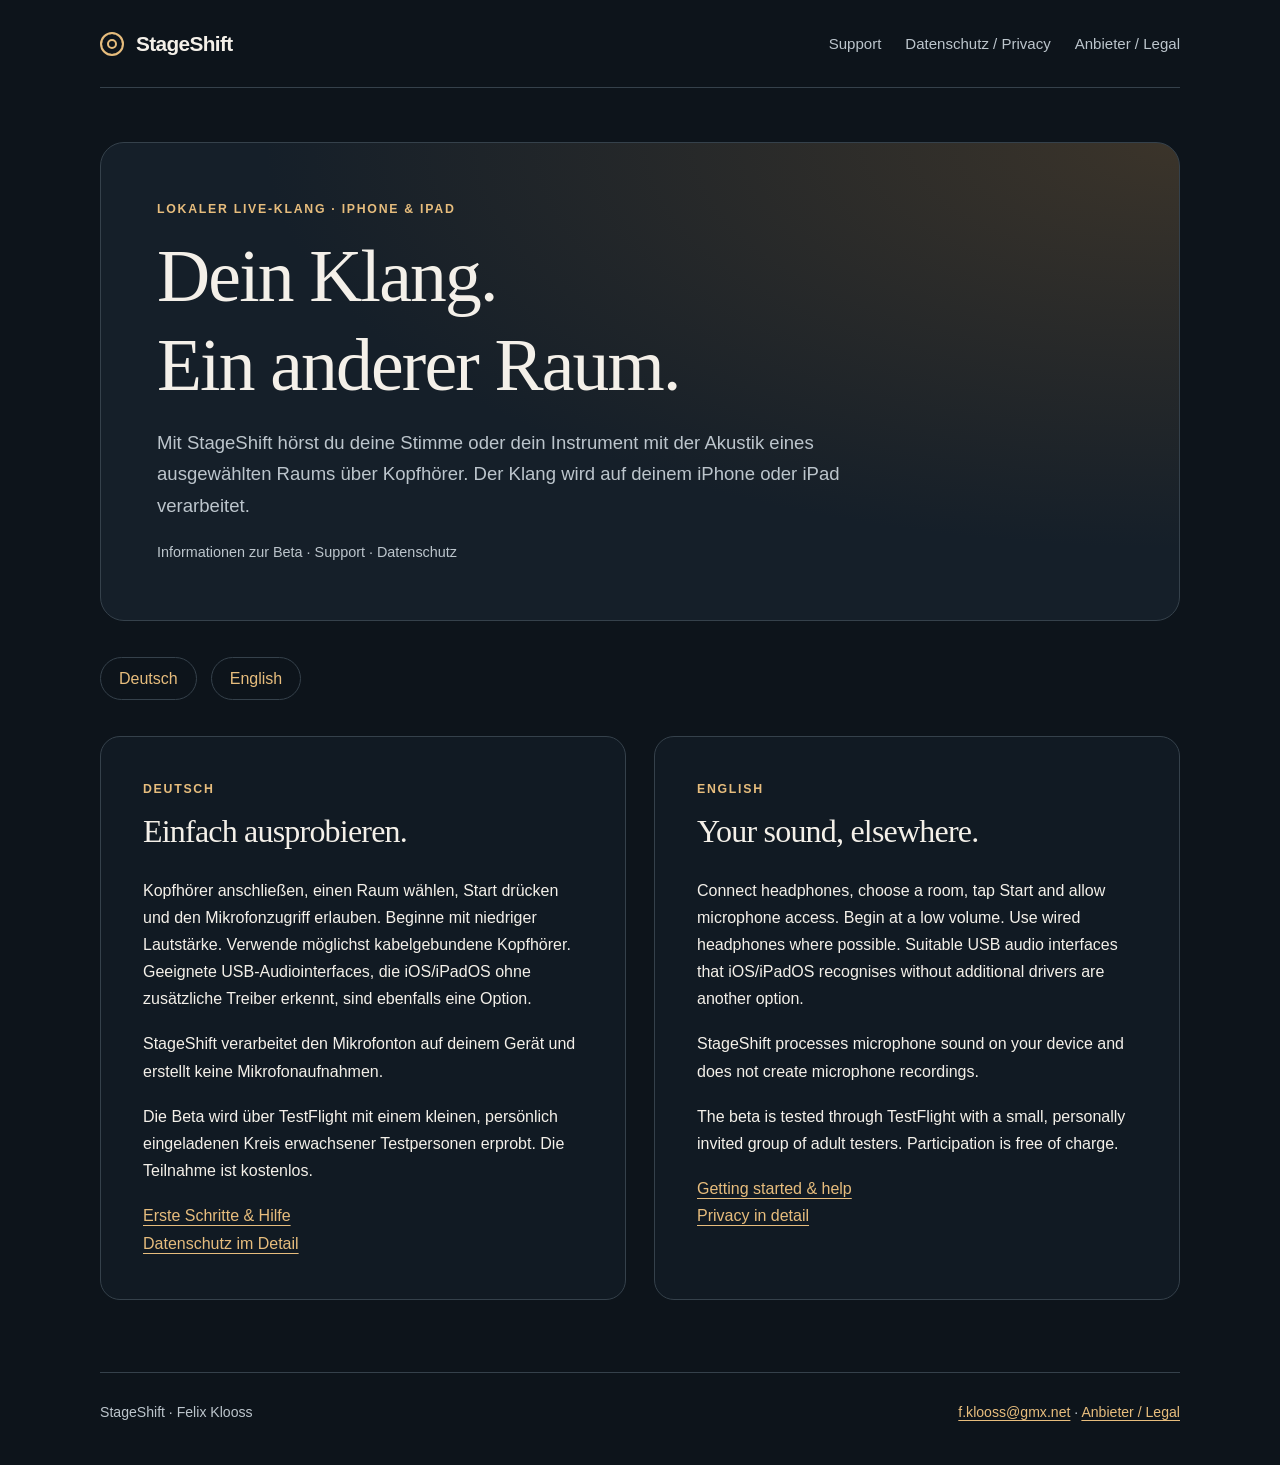
<file: index.html>
<!doctype html>
<html lang="de">
<head>
  <meta charset="utf-8">
  <meta name="viewport" content="width=device-width, initial-scale=1">
  <meta name="description" content="StageShift: lokale Raumakustik für Live-Klang. Support, Datenschutz und Informationen zur iOS/iPadOS-Beta.">
  <meta name="referrer" content="no-referrer">
  <title>StageShift · Support &amp; Privacy</title>
  <link rel="stylesheet" href="assets/site.css">
  <link rel="icon" href="assets/favicon.svg" type="image/svg+xml">
</head>
<body>
  <a class="skip" href="#main">Zum Inhalt / Skip to content</a>
  <header class="header wrap">
    <a class="brand" href="./" aria-label="StageShift Startseite"><span class="brand-mark" aria-hidden="true"></span>StageShift</a>
    <nav class="nav" aria-label="Seitennavigation / Site navigation">
      <a href="support/">Support</a><a href="privacy/">Datenschutz / Privacy</a><a href="legal/">Anbieter / Legal</a>
    </nav>
  </header>
  <main class="wrap" id="main">
    <div class="hero">
      <p class="eyebrow">Lokaler Live-Klang · iPhone &amp; iPad</p>
      <h1>Dein Klang.<br>Ein anderer Raum.</h1>
      <p class="lead">Mit StageShift hörst du deine Stimme oder dein Instrument mit der Akustik eines ausgewählten Raums über Kopfhörer. Der Klang wird auf deinem iPhone oder iPad verarbeitet.</p>
      <p class="meta">Informationen zur Beta · Support · Datenschutz</p>
    </div>
    <nav class="language-nav" aria-label="Sprache / Language"><a href="#de" lang="de">Deutsch</a><a href="#en" lang="en">English</a></nav>
    <div class="columns">
      <article class="article" id="de" lang="de">
        <p class="eyebrow">Deutsch</p><h2>Einfach ausprobieren.</h2>
        <p>Kopfhörer anschließen, einen Raum wählen, Start drücken und den Mikrofonzugriff erlauben. Beginne mit niedriger Lautstärke. Verwende möglichst kabelgebundene Kopfhörer. Geeignete USB-Audiointerfaces, die iOS/iPadOS ohne zusätzliche Treiber erkennt, sind ebenfalls eine Option.</p>
        <p>StageShift verarbeitet den Mikrofonton auf deinem Gerät und erstellt keine Mikrofonaufnahmen.</p>
        <p>Die Beta wird über TestFlight mit einem kleinen, persönlich eingeladenen Kreis erwachsener Testpersonen erprobt. Die Teilnahme ist kostenlos.</p>
        <p><a href="support/">Erste Schritte &amp; Hilfe</a><br><a href="privacy/">Datenschutz im Detail</a></p>
      </article>
      <article class="article" id="en" lang="en">
        <p class="eyebrow">English</p><h2>Your sound, elsewhere.</h2>
        <p>Connect headphones, choose a room, tap Start and allow microphone access. Begin at a low volume. Use wired headphones where possible. Suitable USB audio interfaces that iOS/iPadOS recognises without additional drivers are another option.</p>
        <p>StageShift processes microphone sound on your device and does not create microphone recordings.</p>
        <p>The beta is tested through TestFlight with a small, personally invited group of adult testers. Participation is free of charge.</p>
        <p><a href="support/#en">Getting started &amp; help</a><br><a href="privacy/#en">Privacy in detail</a></p>
      </article>
    </div>
  </main>
  <footer class="footer wrap"><p>StageShift · Felix Klooss</p><p><a href="mailto:f.klooss@gmx.net">f.klooss@gmx.net</a> · <a href="legal/">Anbieter / Legal</a></p></footer>
</body>
</html>
</file>
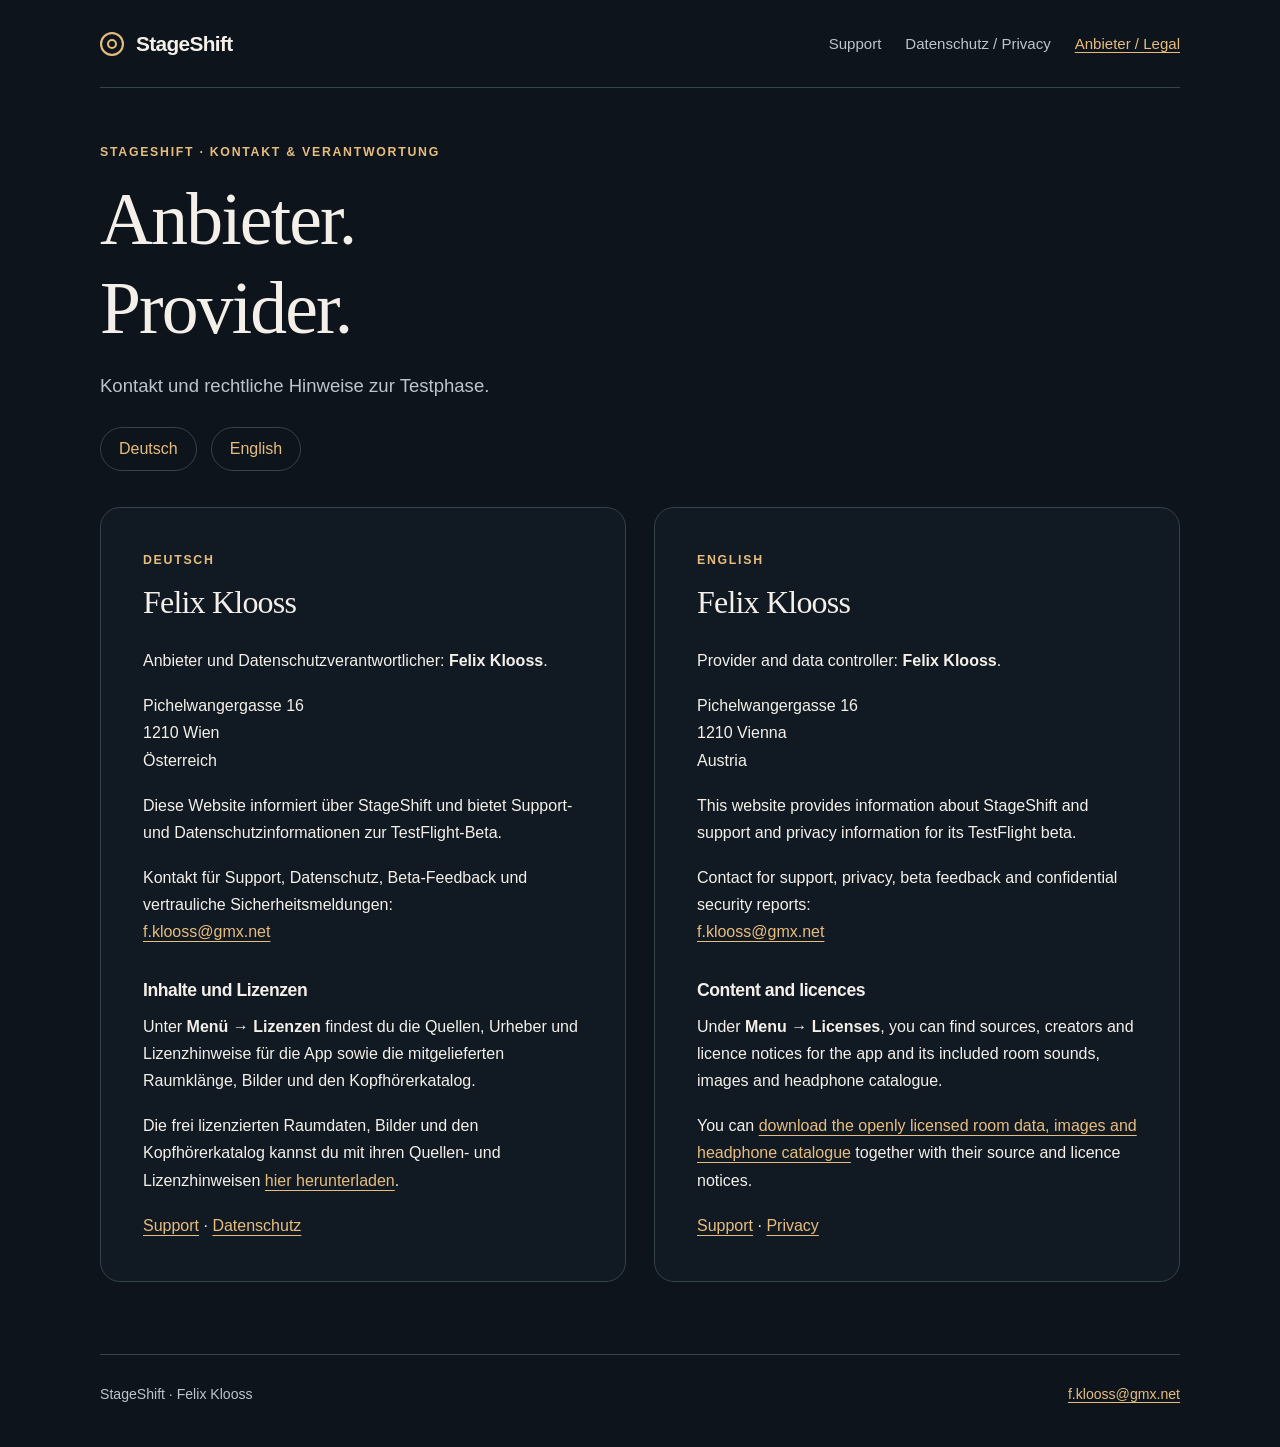
<file: legal/index.html>
<!doctype html>
<html lang="de">
<head><meta charset="utf-8"><meta name="viewport" content="width=device-width, initial-scale=1"><meta name="description" content="Kontakt und rechtliche Hinweise zur StageShift-Beta."><meta name="referrer" content="no-referrer"><title>Anbieter / Legal · StageShift</title><link rel="stylesheet" href="../assets/site.css"><link rel="icon" href="../assets/favicon.svg" type="image/svg+xml"></head>
<body>
  <a class="skip" href="#main">Zum Inhalt / Skip to content</a>
  <header class="header wrap"><a class="brand" href="../"><span class="brand-mark" aria-hidden="true"></span>StageShift</a><nav class="nav" aria-label="Seitennavigation / Site navigation"><a href="../support/">Support</a><a href="../privacy/">Datenschutz / Privacy</a><a href="./" aria-current="page">Anbieter / Legal</a></nav></header>
  <main class="wrap" id="main">
    <p class="eyebrow">StageShift · Kontakt &amp; Verantwortung</p><h1>Anbieter.<br>Provider.</h1><p class="lead">Kontakt und rechtliche Hinweise zur Testphase.</p>
    <nav class="language-nav" aria-label="Sprache / Language"><a href="#de" lang="de">Deutsch</a><a href="#en" lang="en">English</a></nav>
    <div class="columns">
      <article class="article" id="de" lang="de"><p class="eyebrow">Deutsch</p><h2>Felix Klooss</h2><p>Anbieter und Datenschutzverantwortlicher: <strong>Felix Klooss</strong>.</p><p>Pichelwangergasse 16<br>1210 Wien<br>Österreich</p><p>Diese Website informiert über StageShift und bietet Support- und Datenschutzinformationen zur TestFlight-Beta.</p><p>Kontakt für Support, Datenschutz, Beta-Feedback und vertrauliche Sicherheitsmeldungen:<br><a href="mailto:f.klooss@gmx.net">f.klooss@gmx.net</a></p><h3>Inhalte und Lizenzen</h3><p>Unter <strong>Menü → Lizenzen</strong> findest du die Quellen, Urheber und Lizenzhinweise für die App sowie die mitgelieferten Raumklänge, Bilder und den Kopfhörerkatalog.</p><p>Die frei lizenzierten Raumdaten, Bilder und den Kopfhörerkatalog kannst du mit ihren Quellen- und Lizenzhinweisen <a href="../data/build-5/">hier herunterladen</a>.</p><p><a href="../support/">Support</a> · <a href="../privacy/">Datenschutz</a></p></article>
      <article class="article" id="en" lang="en"><p class="eyebrow">English</p><h2>Felix Klooss</h2><p>Provider and data controller: <strong>Felix Klooss</strong>.</p><p>Pichelwangergasse 16<br>1210 Vienna<br>Austria</p><p>This website provides information about StageShift and support and privacy information for its TestFlight beta.</p><p>Contact for support, privacy, beta feedback and confidential security reports:<br><a href="mailto:f.klooss@gmx.net">f.klooss@gmx.net</a></p><h3>Content and licences</h3><p>Under <strong>Menu → Licenses</strong>, you can find sources, creators and licence notices for the app and its included room sounds, images and headphone catalogue.</p><p>You can <a href="../data/build-5/">download the openly licensed room data, images and headphone catalogue</a> together with their source and licence notices.</p><p><a href="../support/#en">Support</a> · <a href="../privacy/#en">Privacy</a></p></article>
    </div>
  </main>
  <footer class="footer wrap"><p>StageShift · Felix Klooss</p><p><a href="mailto:f.klooss@gmx.net">f.klooss@gmx.net</a></p></footer>
</body>
</html>
</file>
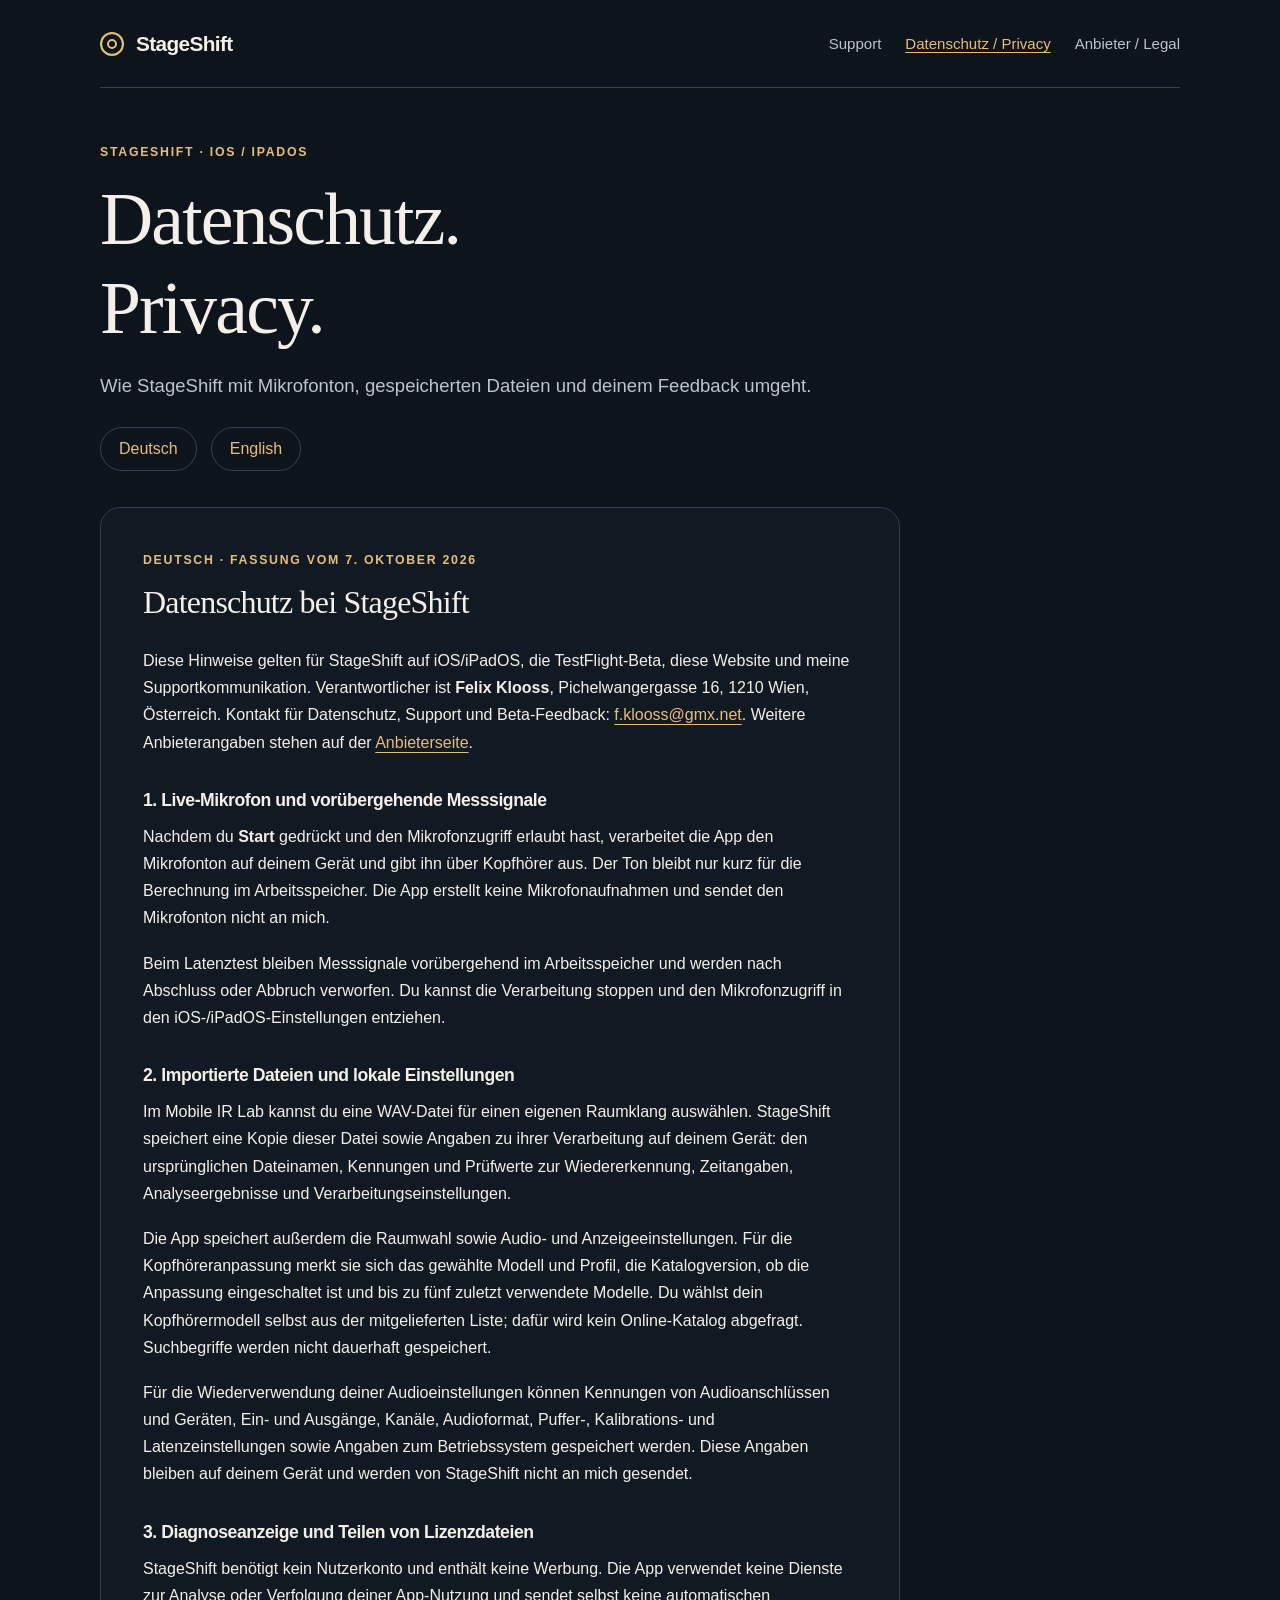
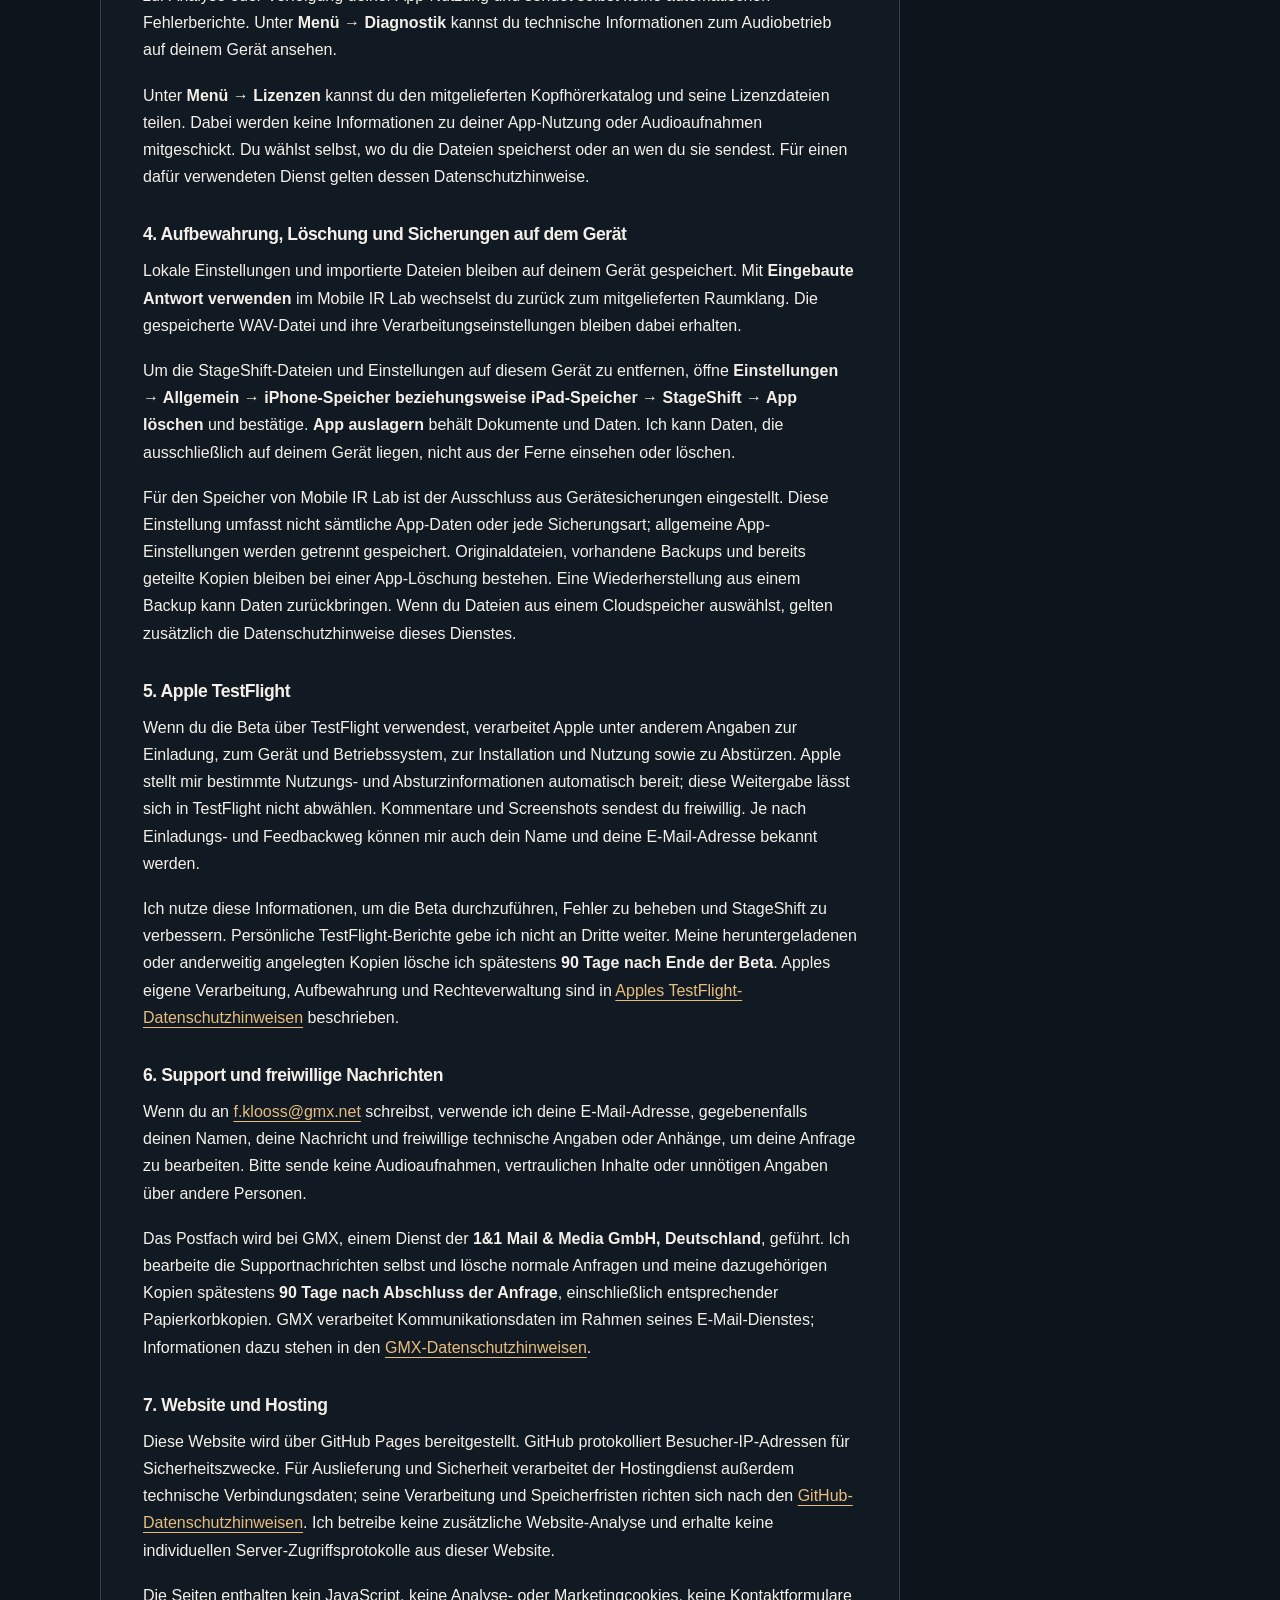
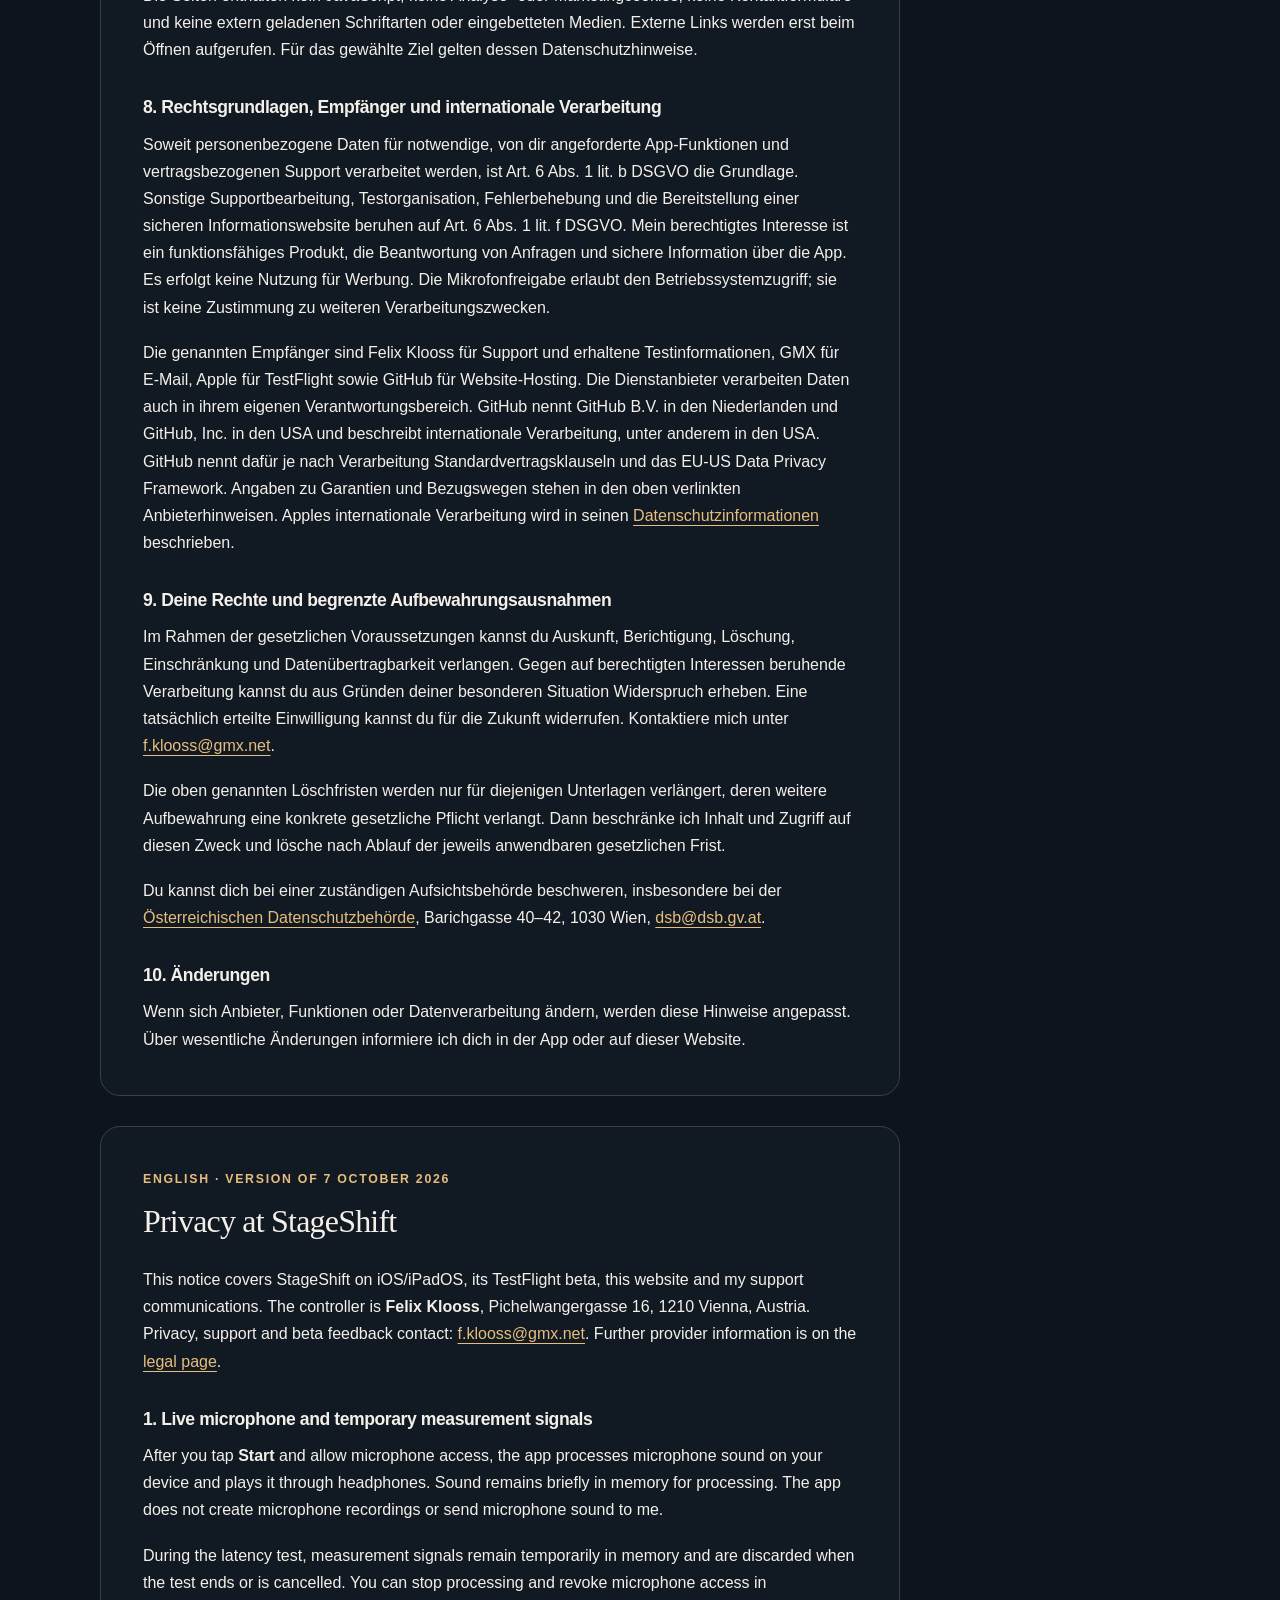
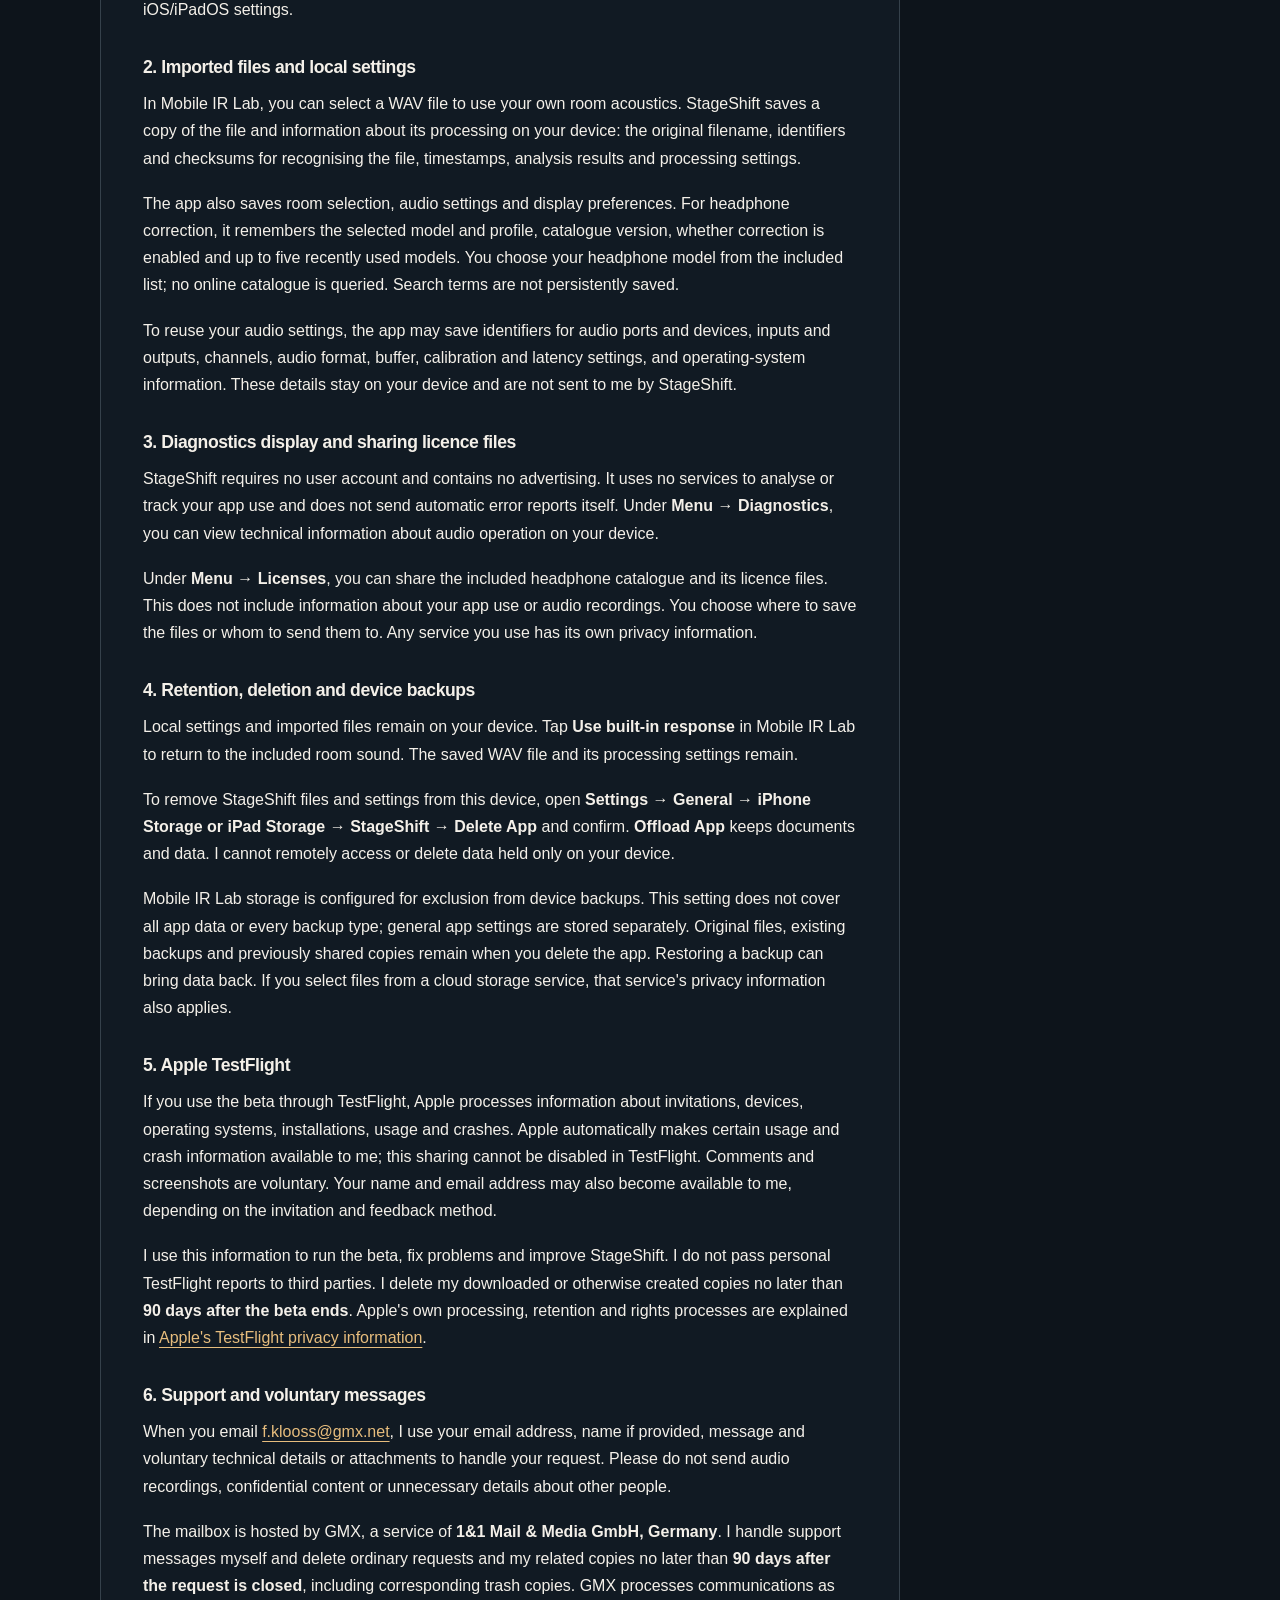
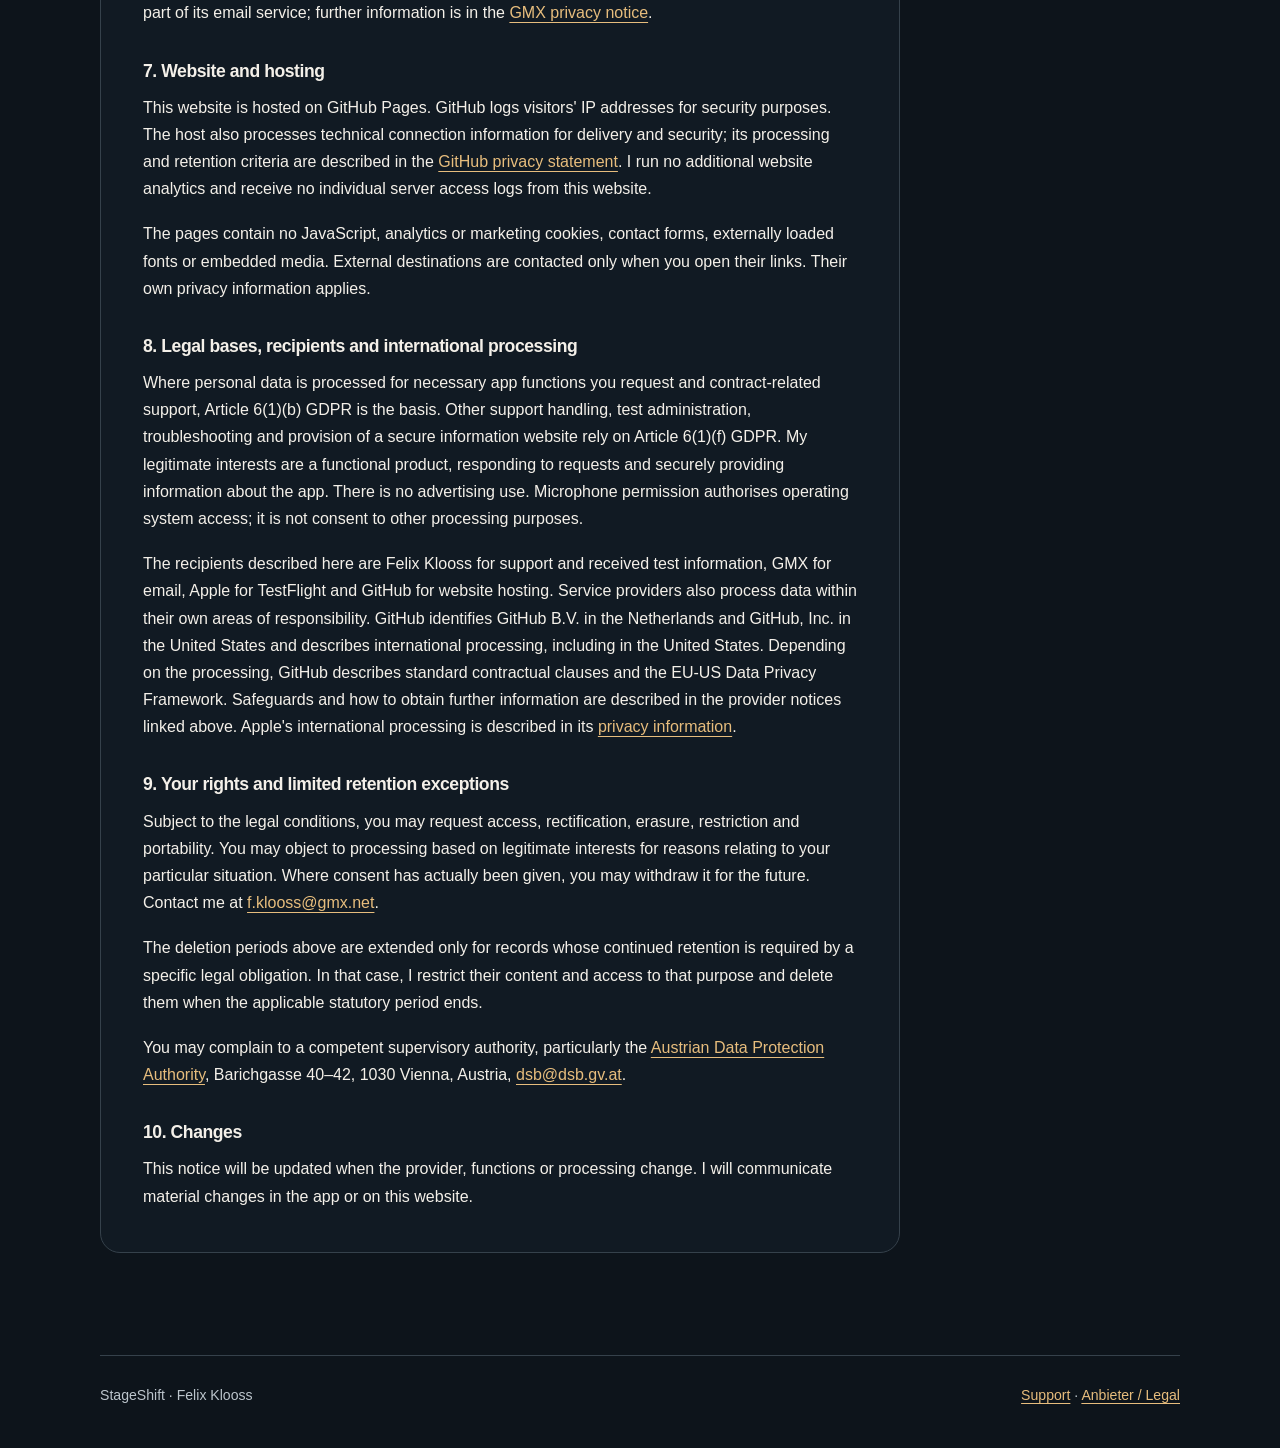
<file: privacy/index.html>
<!doctype html>
<html lang="de">
<head>
  <meta charset="utf-8"><meta name="viewport" content="width=device-width, initial-scale=1">
  <meta name="description" content="Datenschutz bei StageShift: lokale Audioverarbeitung, Referenzdateien, TestFlight, Support und Website.">
  <meta name="referrer" content="no-referrer">
  <title>Datenschutz / Privacy · StageShift</title><link rel="stylesheet" href="../assets/site.css">
  <link rel="icon" href="../assets/favicon.svg" type="image/svg+xml">
</head>
<body>
  <a class="skip" href="#main">Zum Inhalt / Skip to content</a>
  <header class="header wrap">
    <a class="brand" href="../"><span class="brand-mark" aria-hidden="true"></span>StageShift</a>
    <nav class="nav" aria-label="Seitennavigation / Site navigation"><a href="../support/">Support</a><a href="./" aria-current="page">Datenschutz / Privacy</a><a href="../legal/">Anbieter / Legal</a></nav>
  </header>
  <main class="wrap" id="main">
    <p class="eyebrow">StageShift · iOS / iPadOS</p><h1>Datenschutz.<br>Privacy.</h1>
    <p class="lead">Wie StageShift mit Mikrofonton, gespeicherten Dateien und deinem Feedback umgeht.</p>
    <nav class="language-nav" aria-label="Sprache / Language"><a href="#de" lang="de">Deutsch</a><a href="#en" lang="en">English</a></nav>
    <article class="article" id="de" lang="de">
      <p class="eyebrow">Deutsch · Fassung vom 7. Oktober 2026</p><h2>Datenschutz bei StageShift</h2>
      <p>Diese Hinweise gelten für StageShift auf iOS/iPadOS, die TestFlight-Beta, diese Website und meine Supportkommunikation. Verantwortlicher ist <strong>Felix Klooss</strong>, Pichelwangergasse 16, 1210 Wien, Österreich. Kontakt für Datenschutz, Support und Beta-Feedback: <a href="mailto:f.klooss@gmx.net">f.klooss@gmx.net</a>. Weitere Anbieterangaben stehen auf der <a href="../legal/">Anbieterseite</a>.</p>
      <h3>1. Live-Mikrofon und vorübergehende Messsignale</h3><p>Nachdem du <strong>Start</strong> gedrückt und den Mikrofonzugriff erlaubt hast, verarbeitet die App den Mikrofonton auf deinem Gerät und gibt ihn über Kopfhörer aus. Der Ton bleibt nur kurz für die Berechnung im Arbeitsspeicher. Die App erstellt keine Mikrofonaufnahmen und sendet den Mikrofonton nicht an mich.</p><p>Beim Latenztest bleiben Messsignale vorübergehend im Arbeitsspeicher und werden nach Abschluss oder Abbruch verworfen. Du kannst die Verarbeitung stoppen und den Mikrofonzugriff in den iOS-/iPadOS-Einstellungen entziehen.</p>
      <h3>2. Importierte Dateien und lokale Einstellungen</h3><p>Im Mobile IR Lab kannst du eine WAV-Datei für einen eigenen Raumklang auswählen. StageShift speichert eine Kopie dieser Datei sowie Angaben zu ihrer Verarbeitung auf deinem Gerät: den ursprünglichen Dateinamen, Kennungen und Prüfwerte zur Wiedererkennung, Zeitangaben, Analyseergebnisse und Verarbeitungseinstellungen.</p><p>Die App speichert außerdem die Raumwahl sowie Audio- und Anzeigeeinstellungen. Für die Kopfhöreranpassung merkt sie sich das gewählte Modell und Profil, die Katalogversion, ob die Anpassung eingeschaltet ist und bis zu fünf zuletzt verwendete Modelle. Du wählst dein Kopfhörermodell selbst aus der mitgelieferten Liste; dafür wird kein Online-Katalog abgefragt. Suchbegriffe werden nicht dauerhaft gespeichert.</p><p>Für die Wiederverwendung deiner Audioeinstellungen können Kennungen von Audioanschlüssen und Geräten, Ein- und Ausgänge, Kanäle, Audioformat, Puffer-, Kalibrations- und Latenzeinstellungen sowie Angaben zum Betriebssystem gespeichert werden. Diese Angaben bleiben auf deinem Gerät und werden von StageShift nicht an mich gesendet.</p>
      <h3>3. Diagnoseanzeige und Teilen von Lizenzdateien</h3><p>StageShift benötigt kein Nutzerkonto und enthält keine Werbung. Die App verwendet keine Dienste zur Analyse oder Verfolgung deiner App-Nutzung und sendet selbst keine automatischen Fehlerberichte. Unter <strong>Menü → Diagnostik</strong> kannst du technische Informationen zum Audiobetrieb auf deinem Gerät ansehen.</p><p>Unter <strong>Menü → Lizenzen</strong> kannst du den mitgelieferten Kopfhörerkatalog und seine Lizenzdateien teilen. Dabei werden keine Informationen zu deiner App-Nutzung oder Audioaufnahmen mitgeschickt. Du wählst selbst, wo du die Dateien speicherst oder an wen du sie sendest. Für einen dafür verwendeten Dienst gelten dessen Datenschutzhinweise.</p>
      <h3>4. Aufbewahrung, Löschung und Sicherungen auf dem Gerät</h3><p>Lokale Einstellungen und importierte Dateien bleiben auf deinem Gerät gespeichert. Mit <strong>Eingebaute Antwort verwenden</strong> im Mobile IR Lab wechselst du zurück zum mitgelieferten Raumklang. Die gespeicherte WAV-Datei und ihre Verarbeitungseinstellungen bleiben dabei erhalten.</p><p>Um die StageShift-Dateien und Einstellungen auf diesem Gerät zu entfernen, öffne <strong>Einstellungen → Allgemein → iPhone-Speicher beziehungsweise iPad-Speicher → StageShift → App löschen</strong> und bestätige. <strong>App auslagern</strong> behält Dokumente und Daten. Ich kann Daten, die ausschließlich auf deinem Gerät liegen, nicht aus der Ferne einsehen oder löschen.</p><p>Für den Speicher von Mobile IR Lab ist der Ausschluss aus Gerätesicherungen eingestellt. Diese Einstellung umfasst nicht sämtliche App-Daten oder jede Sicherungsart; allgemeine App-Einstellungen werden getrennt gespeichert. Originaldateien, vorhandene Backups und bereits geteilte Kopien bleiben bei einer App-Löschung bestehen. Eine Wiederherstellung aus einem Backup kann Daten zurückbringen. Wenn du Dateien aus einem Cloudspeicher auswählst, gelten zusätzlich die Datenschutzhinweise dieses Dienstes.</p>
      <h3>5. Apple TestFlight</h3><p>Wenn du die Beta über TestFlight verwendest, verarbeitet Apple unter anderem Angaben zur Einladung, zum Gerät und Betriebssystem, zur Installation und Nutzung sowie zu Abstürzen. Apple stellt mir bestimmte Nutzungs- und Absturzinformationen automatisch bereit; diese Weitergabe lässt sich in TestFlight nicht abwählen. Kommentare und Screenshots sendest du freiwillig. Je nach Einladungs- und Feedbackweg können mir auch dein Name und deine E-Mail-Adresse bekannt werden.</p><p>Ich nutze diese Informationen, um die Beta durchzuführen, Fehler zu beheben und StageShift zu verbessern. Persönliche TestFlight-Berichte gebe ich nicht an Dritte weiter. Meine heruntergeladenen oder anderweitig angelegten Kopien lösche ich spätestens <strong>90 Tage nach Ende der Beta</strong>. Apples eigene Verarbeitung, Aufbewahrung und Rechteverwaltung sind in <a href="https://www.apple.com/legal/privacy/data/en/test-flight/">Apples TestFlight-Datenschutzhinweisen</a> beschrieben.</p>
      <h3>6. Support und freiwillige Nachrichten</h3><p>Wenn du an <a href="mailto:f.klooss@gmx.net">f.klooss@gmx.net</a> schreibst, verwende ich deine E-Mail-Adresse, gegebenenfalls deinen Namen, deine Nachricht und freiwillige technische Angaben oder Anhänge, um deine Anfrage zu bearbeiten. Bitte sende keine Audioaufnahmen, vertraulichen Inhalte oder unnötigen Angaben über andere Personen.</p><p>Das Postfach wird bei GMX, einem Dienst der <strong>1&amp;1 Mail &amp; Media GmbH, Deutschland</strong>, geführt. Ich bearbeite die Supportnachrichten selbst und lösche normale Anfragen und meine dazugehörigen Kopien spätestens <strong>90 Tage nach Abschluss der Anfrage</strong>, einschließlich entsprechender Papierkorbkopien. GMX verarbeitet Kommunikationsdaten im Rahmen seines E-Mail-Dienstes; Informationen dazu stehen in den <a href="https://agb-server.gmx.net/datenschutz/">GMX-Datenschutzhinweisen</a>.</p>
      <h3>7. Website und Hosting</h3>
      <p>Diese Website wird über GitHub Pages bereitgestellt. GitHub protokolliert Besucher-IP-Adressen für Sicherheitszwecke. Für Auslieferung und Sicherheit verarbeitet der Hostingdienst außerdem technische Verbindungsdaten; seine Verarbeitung und Speicherfristen richten sich nach den <a href="https://docs.github.com/en/site-policy/privacy-policies/github-general-privacy-statement">GitHub-Datenschutzhinweisen</a>. Ich betreibe keine zusätzliche Website-Analyse und erhalte keine individuellen Server-Zugriffsprotokolle aus dieser Website.</p>
      <p>Die Seiten enthalten kein JavaScript, keine Analyse- oder Marketingcookies, keine Kontaktformulare und keine extern geladenen Schriftarten oder eingebetteten Medien. Externe Links werden erst beim Öffnen aufgerufen. Für das gewählte Ziel gelten dessen Datenschutzhinweise.</p>
      <h3>8. Rechtsgrundlagen, Empfänger und internationale Verarbeitung</h3>
      <p>Soweit personenbezogene Daten für notwendige, von dir angeforderte App-Funktionen und vertragsbezogenen Support verarbeitet werden, ist Art. 6 Abs. 1 lit. b DSGVO die Grundlage. Sonstige Supportbearbeitung, Testorganisation, Fehlerbehebung und die Bereitstellung einer sicheren Informationswebsite beruhen auf Art. 6 Abs. 1 lit. f DSGVO. Mein berechtigtes Interesse ist ein funktionsfähiges Produkt, die Beantwortung von Anfragen und sichere Information über die App. Es erfolgt keine Nutzung für Werbung. Die Mikrofonfreigabe erlaubt den Betriebssystemzugriff; sie ist keine Zustimmung zu weiteren Verarbeitungszwecken.</p>
      <p>Die genannten Empfänger sind Felix Klooss für Support und erhaltene Testinformationen, GMX für E-Mail, Apple für TestFlight sowie GitHub für Website-Hosting. Die Dienstanbieter verarbeiten Daten auch in ihrem eigenen Verantwortungsbereich. GitHub nennt GitHub B.V. in den Niederlanden und GitHub, Inc. in den USA und beschreibt internationale Verarbeitung, unter anderem in den USA. GitHub nennt dafür je nach Verarbeitung Standardvertragsklauseln und das EU-US Data Privacy Framework. Angaben zu Garantien und Bezugswegen stehen in den oben verlinkten Anbieterhinweisen. Apples internationale Verarbeitung wird in seinen <a href="https://www.apple.com/legal/privacy/">Datenschutzinformationen</a> beschrieben.</p>
      <h3>9. Deine Rechte und begrenzte Aufbewahrungsausnahmen</h3>
      <p>Im Rahmen der gesetzlichen Voraussetzungen kannst du Auskunft, Berichtigung, Löschung, Einschränkung und Datenübertragbarkeit verlangen. Gegen auf berechtigten Interessen beruhende Verarbeitung kannst du aus Gründen deiner besonderen Situation Widerspruch erheben. Eine tatsächlich erteilte Einwilligung kannst du für die Zukunft widerrufen. Kontaktiere mich unter <a href="mailto:f.klooss@gmx.net">f.klooss@gmx.net</a>.</p>
      <p>Die oben genannten Löschfristen werden nur für diejenigen Unterlagen verlängert, deren weitere Aufbewahrung eine konkrete gesetzliche Pflicht verlangt. Dann beschränke ich Inhalt und Zugriff auf diesen Zweck und lösche nach Ablauf der jeweils anwendbaren gesetzlichen Frist.</p>
      <p>Du kannst dich bei einer zuständigen Aufsichtsbehörde beschweren, insbesondere bei der <a href="https://dsb.gv.at/">Österreichischen Datenschutzbehörde</a>, Barichgasse 40–42, 1030 Wien, <a href="mailto:dsb@dsb.gv.at">dsb@dsb.gv.at</a>.</p>
      <h3>10. Änderungen</h3><p>Wenn sich Anbieter, Funktionen oder Datenverarbeitung ändern, werden diese Hinweise angepasst. Über wesentliche Änderungen informiere ich dich in der App oder auf dieser Website.</p>
    </article>
    <article class="article" id="en" lang="en">
      <p class="eyebrow">English · Version of 7 October 2026</p><h2>Privacy at StageShift</h2>
      <p>This notice covers StageShift on iOS/iPadOS, its TestFlight beta, this website and my support communications. The controller is <strong>Felix Klooss</strong>, Pichelwangergasse 16, 1210 Vienna, Austria. Privacy, support and beta feedback contact: <a href="mailto:f.klooss@gmx.net">f.klooss@gmx.net</a>. Further provider information is on the <a href="../legal/#en">legal page</a>.</p>
      <h3>1. Live microphone and temporary measurement signals</h3><p>After you tap <strong>Start</strong> and allow microphone access, the app processes microphone sound on your device and plays it through headphones. Sound remains briefly in memory for processing. The app does not create microphone recordings or send microphone sound to me.</p><p>During the latency test, measurement signals remain temporarily in memory and are discarded when the test ends or is cancelled. You can stop processing and revoke microphone access in iOS/iPadOS settings.</p>
      <h3>2. Imported files and local settings</h3><p>In Mobile IR Lab, you can select a WAV file to use your own room acoustics. StageShift saves a copy of the file and information about its processing on your device: the original filename, identifiers and checksums for recognising the file, timestamps, analysis results and processing settings.</p><p>The app also saves room selection, audio settings and display preferences. For headphone correction, it remembers the selected model and profile, catalogue version, whether correction is enabled and up to five recently used models. You choose your headphone model from the included list; no online catalogue is queried. Search terms are not persistently saved.</p><p>To reuse your audio settings, the app may save identifiers for audio ports and devices, inputs and outputs, channels, audio format, buffer, calibration and latency settings, and operating-system information. These details stay on your device and are not sent to me by StageShift.</p>
      <h3>3. Diagnostics display and sharing licence files</h3><p>StageShift requires no user account and contains no advertising. It uses no services to analyse or track your app use and does not send automatic error reports itself. Under <strong>Menu → Diagnostics</strong>, you can view technical information about audio operation on your device.</p><p>Under <strong>Menu → Licenses</strong>, you can share the included headphone catalogue and its licence files. This does not include information about your app use or audio recordings. You choose where to save the files or whom to send them to. Any service you use has its own privacy information.</p>
      <h3>4. Retention, deletion and device backups</h3><p>Local settings and imported files remain on your device. Tap <strong>Use built-in response</strong> in Mobile IR Lab to return to the included room sound. The saved WAV file and its processing settings remain.</p><p>To remove StageShift files and settings from this device, open <strong>Settings → General → iPhone Storage or iPad Storage → StageShift → Delete App</strong> and confirm. <strong>Offload App</strong> keeps documents and data. I cannot remotely access or delete data held only on your device.</p><p>Mobile IR Lab storage is configured for exclusion from device backups. This setting does not cover all app data or every backup type; general app settings are stored separately. Original files, existing backups and previously shared copies remain when you delete the app. Restoring a backup can bring data back. If you select files from a cloud storage service, that service's privacy information also applies.</p>
      <h3>5. Apple TestFlight</h3><p>If you use the beta through TestFlight, Apple processes information about invitations, devices, operating systems, installations, usage and crashes. Apple automatically makes certain usage and crash information available to me; this sharing cannot be disabled in TestFlight. Comments and screenshots are voluntary. Your name and email address may also become available to me, depending on the invitation and feedback method.</p><p>I use this information to run the beta, fix problems and improve StageShift. I do not pass personal TestFlight reports to third parties. I delete my downloaded or otherwise created copies no later than <strong>90 days after the beta ends</strong>. Apple's own processing, retention and rights processes are explained in <a href="https://www.apple.com/legal/privacy/data/en/test-flight/">Apple's TestFlight privacy information</a>.</p>
      <h3>6. Support and voluntary messages</h3><p>When you email <a href="mailto:f.klooss@gmx.net">f.klooss@gmx.net</a>, I use your email address, name if provided, message and voluntary technical details or attachments to handle your request. Please do not send audio recordings, confidential content or unnecessary details about other people.</p><p>The mailbox is hosted by GMX, a service of <strong>1&amp;1 Mail &amp; Media GmbH, Germany</strong>. I handle support messages myself and delete ordinary requests and my related copies no later than <strong>90 days after the request is closed</strong>, including corresponding trash copies. GMX processes communications as part of its email service; further information is in the <a href="https://agb-server.gmx.net/datenschutz/">GMX privacy notice</a>.</p>
      <h3>7. Website and hosting</h3>
      <p>This website is hosted on GitHub Pages. GitHub logs visitors' IP addresses for security purposes. The host also processes technical connection information for delivery and security; its processing and retention criteria are described in the <a href="https://docs.github.com/en/site-policy/privacy-policies/github-general-privacy-statement">GitHub privacy statement</a>. I run no additional website analytics and receive no individual server access logs from this website.</p>
      <p>The pages contain no JavaScript, analytics or marketing cookies, contact forms, externally loaded fonts or embedded media. External destinations are contacted only when you open their links. Their own privacy information applies.</p>
      <h3>8. Legal bases, recipients and international processing</h3>
      <p>Where personal data is processed for necessary app functions you request and contract-related support, Article 6(1)(b) GDPR is the basis. Other support handling, test administration, troubleshooting and provision of a secure information website rely on Article 6(1)(f) GDPR. My legitimate interests are a functional product, responding to requests and securely providing information about the app. There is no advertising use. Microphone permission authorises operating system access; it is not consent to other processing purposes.</p>
      <p>The recipients described here are Felix Klooss for support and received test information, GMX for email, Apple for TestFlight and GitHub for website hosting. Service providers also process data within their own areas of responsibility. GitHub identifies GitHub B.V. in the Netherlands and GitHub, Inc. in the United States and describes international processing, including in the United States. Depending on the processing, GitHub describes standard contractual clauses and the EU-US Data Privacy Framework. Safeguards and how to obtain further information are described in the provider notices linked above. Apple's international processing is described in its <a href="https://www.apple.com/legal/privacy/">privacy information</a>.</p>
      <h3>9. Your rights and limited retention exceptions</h3>
      <p>Subject to the legal conditions, you may request access, rectification, erasure, restriction and portability. You may object to processing based on legitimate interests for reasons relating to your particular situation. Where consent has actually been given, you may withdraw it for the future. Contact me at <a href="mailto:f.klooss@gmx.net">f.klooss@gmx.net</a>.</p>
      <p>The deletion periods above are extended only for records whose continued retention is required by a specific legal obligation. In that case, I restrict their content and access to that purpose and delete them when the applicable statutory period ends.</p>
      <p>You may complain to a competent supervisory authority, particularly the <a href="https://dsb.gv.at/">Austrian Data Protection Authority</a>, Barichgasse 40–42, 1030 Vienna, Austria, <a href="mailto:dsb@dsb.gv.at">dsb@dsb.gv.at</a>.</p>
      <h3>10. Changes</h3><p>This notice will be updated when the provider, functions or processing change. I will communicate material changes in the app or on this website.</p>
    </article>
  </main>
  <footer class="footer wrap"><p>StageShift · Felix Klooss</p><p><a href="../support/">Support</a> · <a href="../legal/">Anbieter / Legal</a></p></footer>
</body>
</html>
</file>
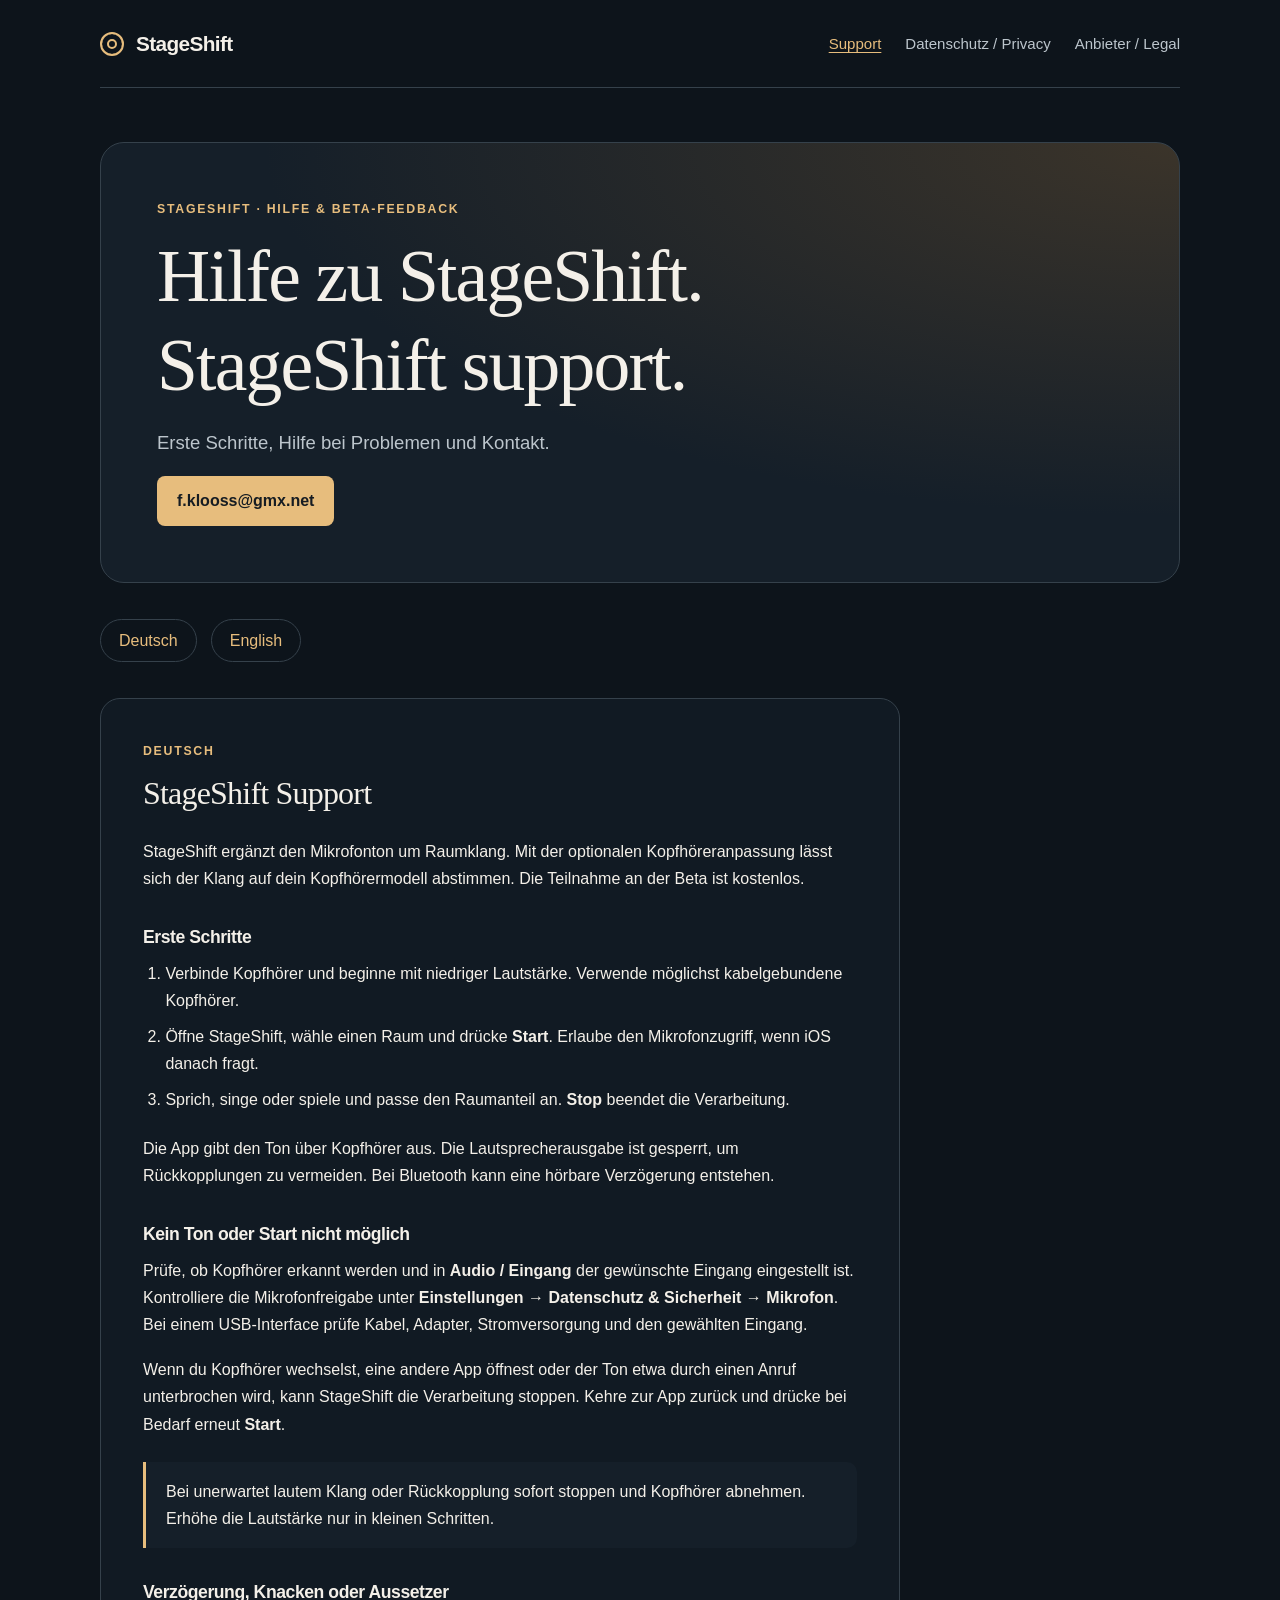
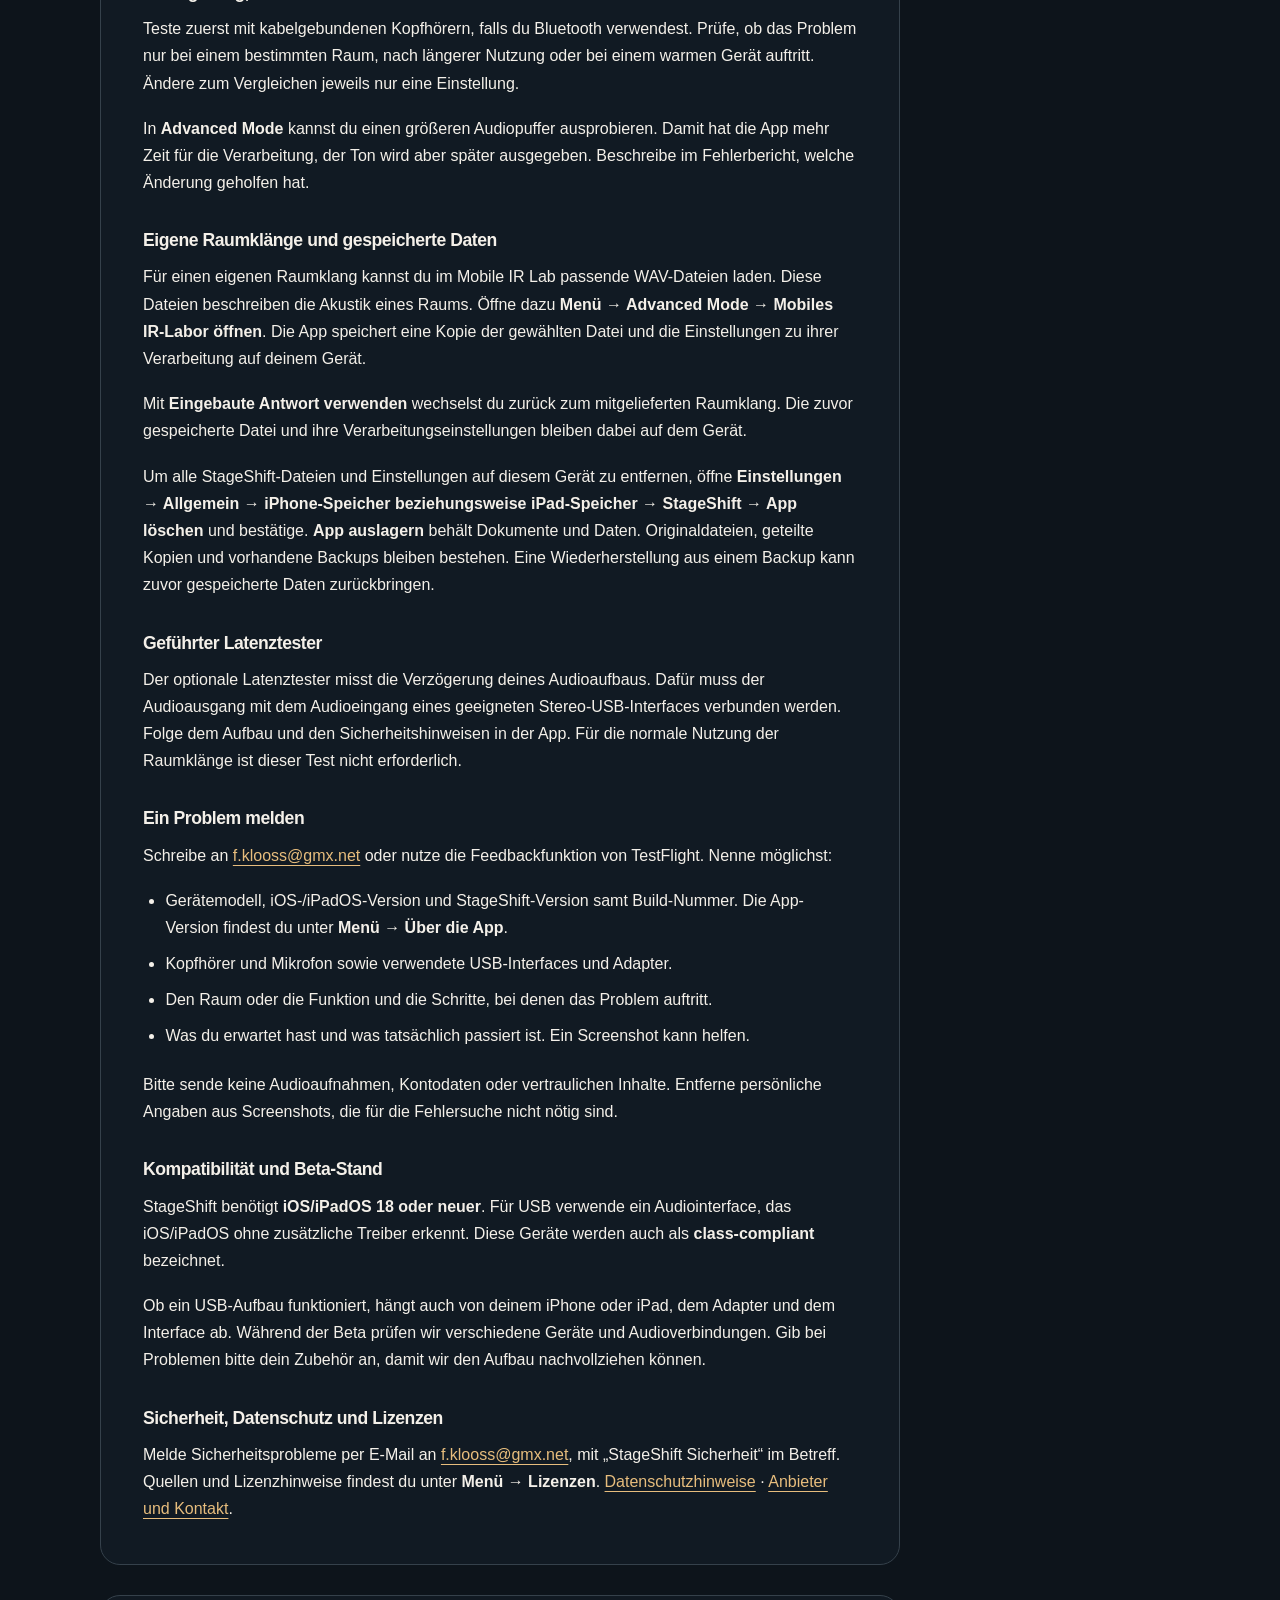
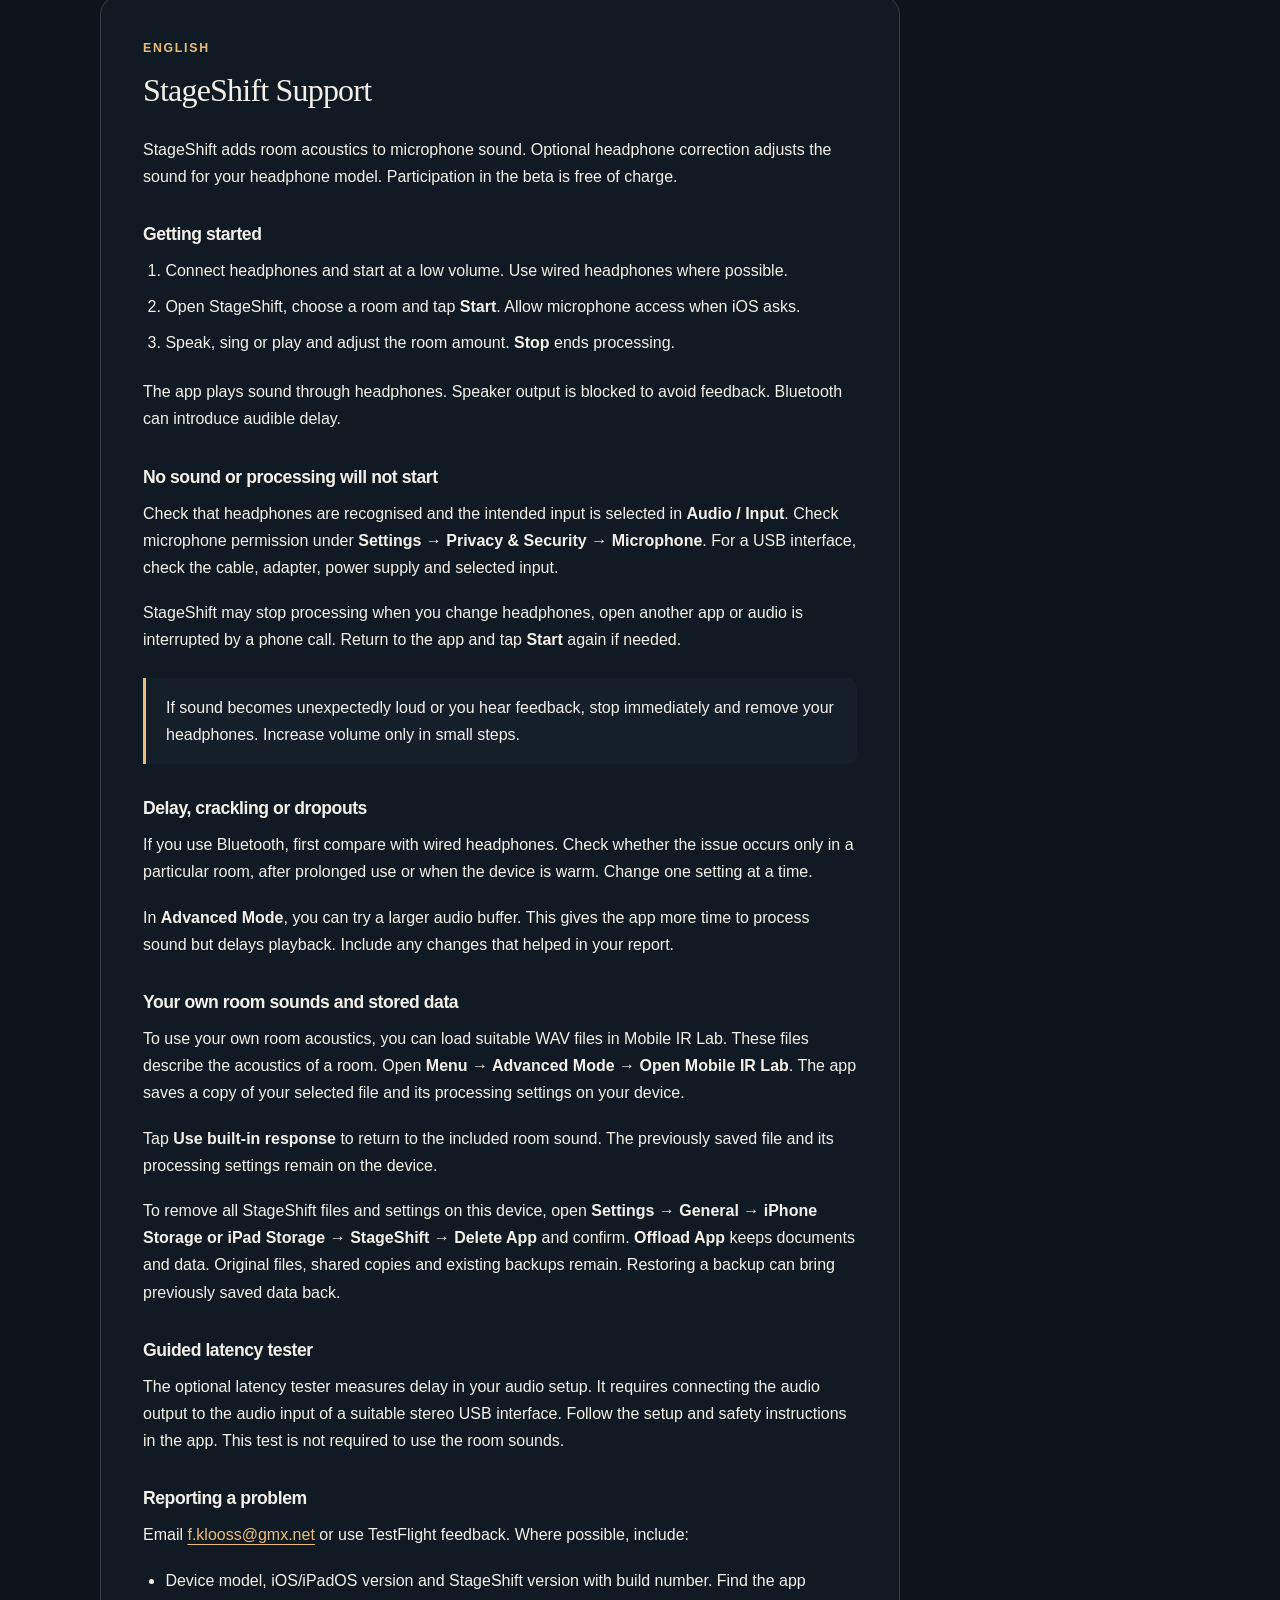
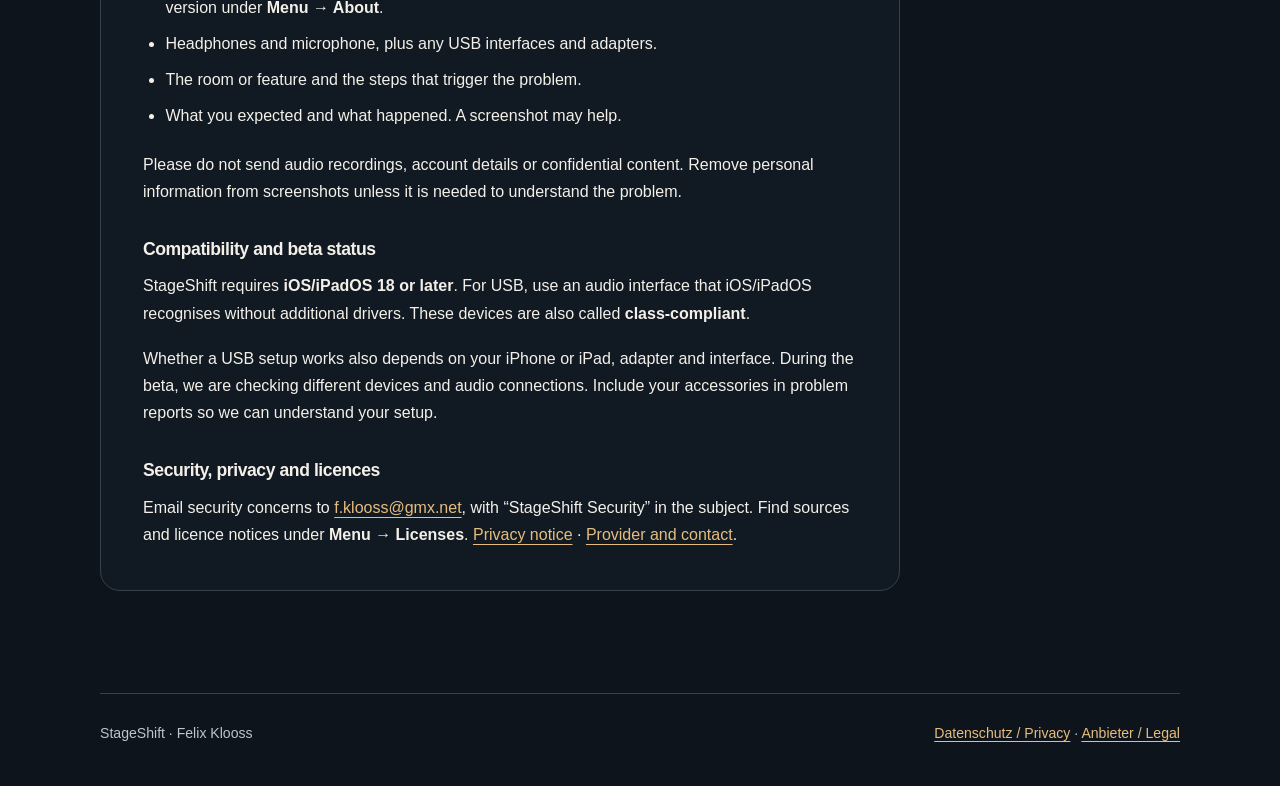
<file: support/index.html>
<!doctype html>
<html lang="de">
<head>
  <meta charset="utf-8"><meta name="viewport" content="width=device-width, initial-scale=1">
  <meta name="description" content="Hilfe für StageShift: erste Schritte, Audioverbindungen, Fehlerberichte und lokaler Speicher.">
  <meta name="referrer" content="no-referrer">
  <title>Support · StageShift</title><link rel="stylesheet" href="../assets/site.css">
  <link rel="icon" href="../assets/favicon.svg" type="image/svg+xml">
</head>
<body>
  <a class="skip" href="#main">Zum Inhalt / Skip to content</a>
  <header class="header wrap"><a class="brand" href="../"><span class="brand-mark" aria-hidden="true"></span>StageShift</a><nav class="nav" aria-label="Seitennavigation / Site navigation"><a href="./" aria-current="page">Support</a><a href="../privacy/">Datenschutz / Privacy</a><a href="../legal/">Anbieter / Legal</a></nav></header>
  <main class="wrap" id="main">
    <div class="hero"><p class="eyebrow">StageShift · Hilfe &amp; Beta-Feedback</p><h1>Hilfe zu StageShift.<br>StageShift support.</h1><p class="lead">Erste Schritte, Hilfe bei Problemen und Kontakt.</p><p><a class="contact" href="mailto:f.klooss@gmx.net">f.klooss@gmx.net</a></p></div>
    <nav class="language-nav" aria-label="Sprache / Language"><a href="#de" lang="de">Deutsch</a><a href="#en" lang="en">English</a></nav>
    <article class="article" id="de" lang="de">
      <p class="eyebrow">Deutsch</p><h2>StageShift Support</h2>
      <p>StageShift ergänzt den Mikrofonton um Raumklang. Mit der optionalen Kopfhöreranpassung lässt sich der Klang auf dein Kopfhörermodell abstimmen. Die Teilnahme an der Beta ist kostenlos.</p>
      <h3>Erste Schritte</h3><ol><li>Verbinde Kopfhörer und beginne mit niedriger Lautstärke. Verwende möglichst kabelgebundene Kopfhörer.</li><li>Öffne StageShift, wähle einen Raum und drücke <strong>Start</strong>. Erlaube den Mikrofonzugriff, wenn iOS danach fragt.</li><li>Sprich, singe oder spiele und passe den Raumanteil an. <strong>Stop</strong> beendet die Verarbeitung.</li></ol><p>Die App gibt den Ton über Kopfhörer aus. Die Lautsprecherausgabe ist gesperrt, um Rückkopplungen zu vermeiden. Bei Bluetooth kann eine hörbare Verzögerung entstehen.</p>
      <h3>Kein Ton oder Start nicht möglich</h3><p>Prüfe, ob Kopfhörer erkannt werden und in <strong>Audio / Eingang</strong> der gewünschte Eingang eingestellt ist. Kontrolliere die Mikrofonfreigabe unter <strong>Einstellungen → Datenschutz &amp; Sicherheit → Mikrofon</strong>. Bei einem USB-Interface prüfe Kabel, Adapter, Stromversorgung und den gewählten Eingang.</p><p>Wenn du Kopfhörer wechselst, eine andere App öffnest oder der Ton etwa durch einen Anruf unterbrochen wird, kann StageShift die Verarbeitung stoppen. Kehre zur App zurück und drücke bei Bedarf erneut <strong>Start</strong>.</p><div class="notice"><p>Bei unerwartet lautem Klang oder Rückkopplung sofort stoppen und Kopfhörer abnehmen. Erhöhe die Lautstärke nur in kleinen Schritten.</p></div>
      <h3>Verzögerung, Knacken oder Aussetzer</h3><p>Teste zuerst mit kabelgebundenen Kopfhörern, falls du Bluetooth verwendest. Prüfe, ob das Problem nur bei einem bestimmten Raum, nach längerer Nutzung oder bei einem warmen Gerät auftritt. Ändere zum Vergleichen jeweils nur eine Einstellung.</p><p>In <strong>Advanced Mode</strong> kannst du einen größeren Audiopuffer ausprobieren. Damit hat die App mehr Zeit für die Verarbeitung, der Ton wird aber später ausgegeben. Beschreibe im Fehlerbericht, welche Änderung geholfen hat.</p>
      <h3>Eigene Raumklänge und gespeicherte Daten</h3><p>Für einen eigenen Raumklang kannst du im Mobile IR Lab passende WAV-Dateien laden. Diese Dateien beschreiben die Akustik eines Raums. Öffne dazu <strong>Menü → Advanced Mode → Mobiles IR-Labor öffnen</strong>. Die App speichert eine Kopie der gewählten Datei und die Einstellungen zu ihrer Verarbeitung auf deinem Gerät.</p><p>Mit <strong>Eingebaute Antwort verwenden</strong> wechselst du zurück zum mitgelieferten Raumklang. Die zuvor gespeicherte Datei und ihre Verarbeitungseinstellungen bleiben dabei auf dem Gerät.</p><p>Um alle StageShift-Dateien und Einstellungen auf diesem Gerät zu entfernen, öffne <strong>Einstellungen → Allgemein → iPhone-Speicher beziehungsweise iPad-Speicher → StageShift → App löschen</strong> und bestätige. <strong>App auslagern</strong> behält Dokumente und Daten. Originaldateien, geteilte Kopien und vorhandene Backups bleiben bestehen. Eine Wiederherstellung aus einem Backup kann zuvor gespeicherte Daten zurückbringen.</p>
      <h3>Geführter Latenztester</h3><p>Der optionale Latenztester misst die Verzögerung deines Audioaufbaus. Dafür muss der Audioausgang mit dem Audioeingang eines geeigneten Stereo-USB-Interfaces verbunden werden. Folge dem Aufbau und den Sicherheitshinweisen in der App. Für die normale Nutzung der Raumklänge ist dieser Test nicht erforderlich.</p>
      <h3>Ein Problem melden</h3><p>Schreibe an <a href="mailto:f.klooss@gmx.net">f.klooss@gmx.net</a> oder nutze die Feedbackfunktion von TestFlight. Nenne möglichst:</p><ul><li>Gerätemodell, iOS-/iPadOS-Version und StageShift-Version samt Build-Nummer. Die App-Version findest du unter <strong>Menü → Über die App</strong>.</li><li>Kopfhörer und Mikrofon sowie verwendete USB-Interfaces und Adapter.</li><li>Den Raum oder die Funktion und die Schritte, bei denen das Problem auftritt.</li><li>Was du erwartet hast und was tatsächlich passiert ist. Ein Screenshot kann helfen.</li></ul><p>Bitte sende keine Audioaufnahmen, Kontodaten oder vertraulichen Inhalte. Entferne persönliche Angaben aus Screenshots, die für die Fehlersuche nicht nötig sind.</p>
      <h3>Kompatibilität und Beta-Stand</h3><p>StageShift benötigt <strong>iOS/iPadOS 18 oder neuer</strong>. Für USB verwende ein Audiointerface, das iOS/iPadOS ohne zusätzliche Treiber erkennt. Diese Geräte werden auch als <strong>class-compliant</strong> bezeichnet.</p><p>Ob ein USB-Aufbau funktioniert, hängt auch von deinem iPhone oder iPad, dem Adapter und dem Interface ab. Während der Beta prüfen wir verschiedene Geräte und Audioverbindungen. Gib bei Problemen bitte dein Zubehör an, damit wir den Aufbau nachvollziehen können.</p>
      <h3>Sicherheit, Datenschutz und Lizenzen</h3><p>Melde Sicherheitsprobleme per E-Mail an <a href="mailto:f.klooss@gmx.net">f.klooss@gmx.net</a>, mit „StageShift Sicherheit“ im Betreff. Quellen und Lizenzhinweise findest du unter <strong>Menü → Lizenzen</strong>. <a href="../privacy/">Datenschutzhinweise</a> · <a href="../legal/">Anbieter und Kontakt</a>.</p>
      </article>
    <article class="article" id="en" lang="en">
      <p class="eyebrow">English</p><h2>StageShift Support</h2>
      <p>StageShift adds room acoustics to microphone sound. Optional headphone correction adjusts the sound for your headphone model. Participation in the beta is free of charge.</p>
      <h3>Getting started</h3><ol><li>Connect headphones and start at a low volume. Use wired headphones where possible.</li><li>Open StageShift, choose a room and tap <strong>Start</strong>. Allow microphone access when iOS asks.</li><li>Speak, sing or play and adjust the room amount. <strong>Stop</strong> ends processing.</li></ol><p>The app plays sound through headphones. Speaker output is blocked to avoid feedback. Bluetooth can introduce audible delay.</p>
      <h3>No sound or processing will not start</h3><p>Check that headphones are recognised and the intended input is selected in <strong>Audio / Input</strong>. Check microphone permission under <strong>Settings → Privacy &amp; Security → Microphone</strong>. For a USB interface, check the cable, adapter, power supply and selected input.</p><p>StageShift may stop processing when you change headphones, open another app or audio is interrupted by a phone call. Return to the app and tap <strong>Start</strong> again if needed.</p><div class="notice"><p>If sound becomes unexpectedly loud or you hear feedback, stop immediately and remove your headphones. Increase volume only in small steps.</p></div>
      <h3>Delay, crackling or dropouts</h3><p>If you use Bluetooth, first compare with wired headphones. Check whether the issue occurs only in a particular room, after prolonged use or when the device is warm. Change one setting at a time.</p><p>In <strong>Advanced Mode</strong>, you can try a larger audio buffer. This gives the app more time to process sound but delays playback. Include any changes that helped in your report.</p>
      <h3>Your own room sounds and stored data</h3><p>To use your own room acoustics, you can load suitable WAV files in Mobile IR Lab. These files describe the acoustics of a room. Open <strong>Menu → Advanced Mode → Open Mobile IR Lab</strong>. The app saves a copy of your selected file and its processing settings on your device.</p><p>Tap <strong>Use built-in response</strong> to return to the included room sound. The previously saved file and its processing settings remain on the device.</p><p>To remove all StageShift files and settings on this device, open <strong>Settings → General → iPhone Storage or iPad Storage → StageShift → Delete App</strong> and confirm. <strong>Offload App</strong> keeps documents and data. Original files, shared copies and existing backups remain. Restoring a backup can bring previously saved data back.</p>
      <h3>Guided latency tester</h3><p>The optional latency tester measures delay in your audio setup. It requires connecting the audio output to the audio input of a suitable stereo USB interface. Follow the setup and safety instructions in the app. This test is not required to use the room sounds.</p>
      <h3>Reporting a problem</h3><p>Email <a href="mailto:f.klooss@gmx.net">f.klooss@gmx.net</a> or use TestFlight feedback. Where possible, include:</p><ul><li>Device model, iOS/iPadOS version and StageShift version with build number. Find the app version under <strong>Menu → About</strong>.</li><li>Headphones and microphone, plus any USB interfaces and adapters.</li><li>The room or feature and the steps that trigger the problem.</li><li>What you expected and what happened. A screenshot may help.</li></ul><p>Please do not send audio recordings, account details or confidential content. Remove personal information from screenshots unless it is needed to understand the problem.</p>
      <h3>Compatibility and beta status</h3><p>StageShift requires <strong>iOS/iPadOS 18 or later</strong>. For USB, use an audio interface that iOS/iPadOS recognises without additional drivers. These devices are also called <strong>class-compliant</strong>.</p><p>Whether a USB setup works also depends on your iPhone or iPad, adapter and interface. During the beta, we are checking different devices and audio connections. Include your accessories in problem reports so we can understand your setup.</p>
      <h3>Security, privacy and licences</h3><p>Email security concerns to <a href="mailto:f.klooss@gmx.net">f.klooss@gmx.net</a>, with “StageShift Security” in the subject. Find sources and licence notices under <strong>Menu → Licenses</strong>. <a href="../privacy/#en">Privacy notice</a> · <a href="../legal/#en">Provider and contact</a>.</p>
      </article>
  </main>
  <footer class="footer wrap"><p>StageShift · Felix Klooss</p><p><a href="../privacy/">Datenschutz / Privacy</a> · <a href="../legal/">Anbieter / Legal</a></p></footer>
</body>
</html>
</file>
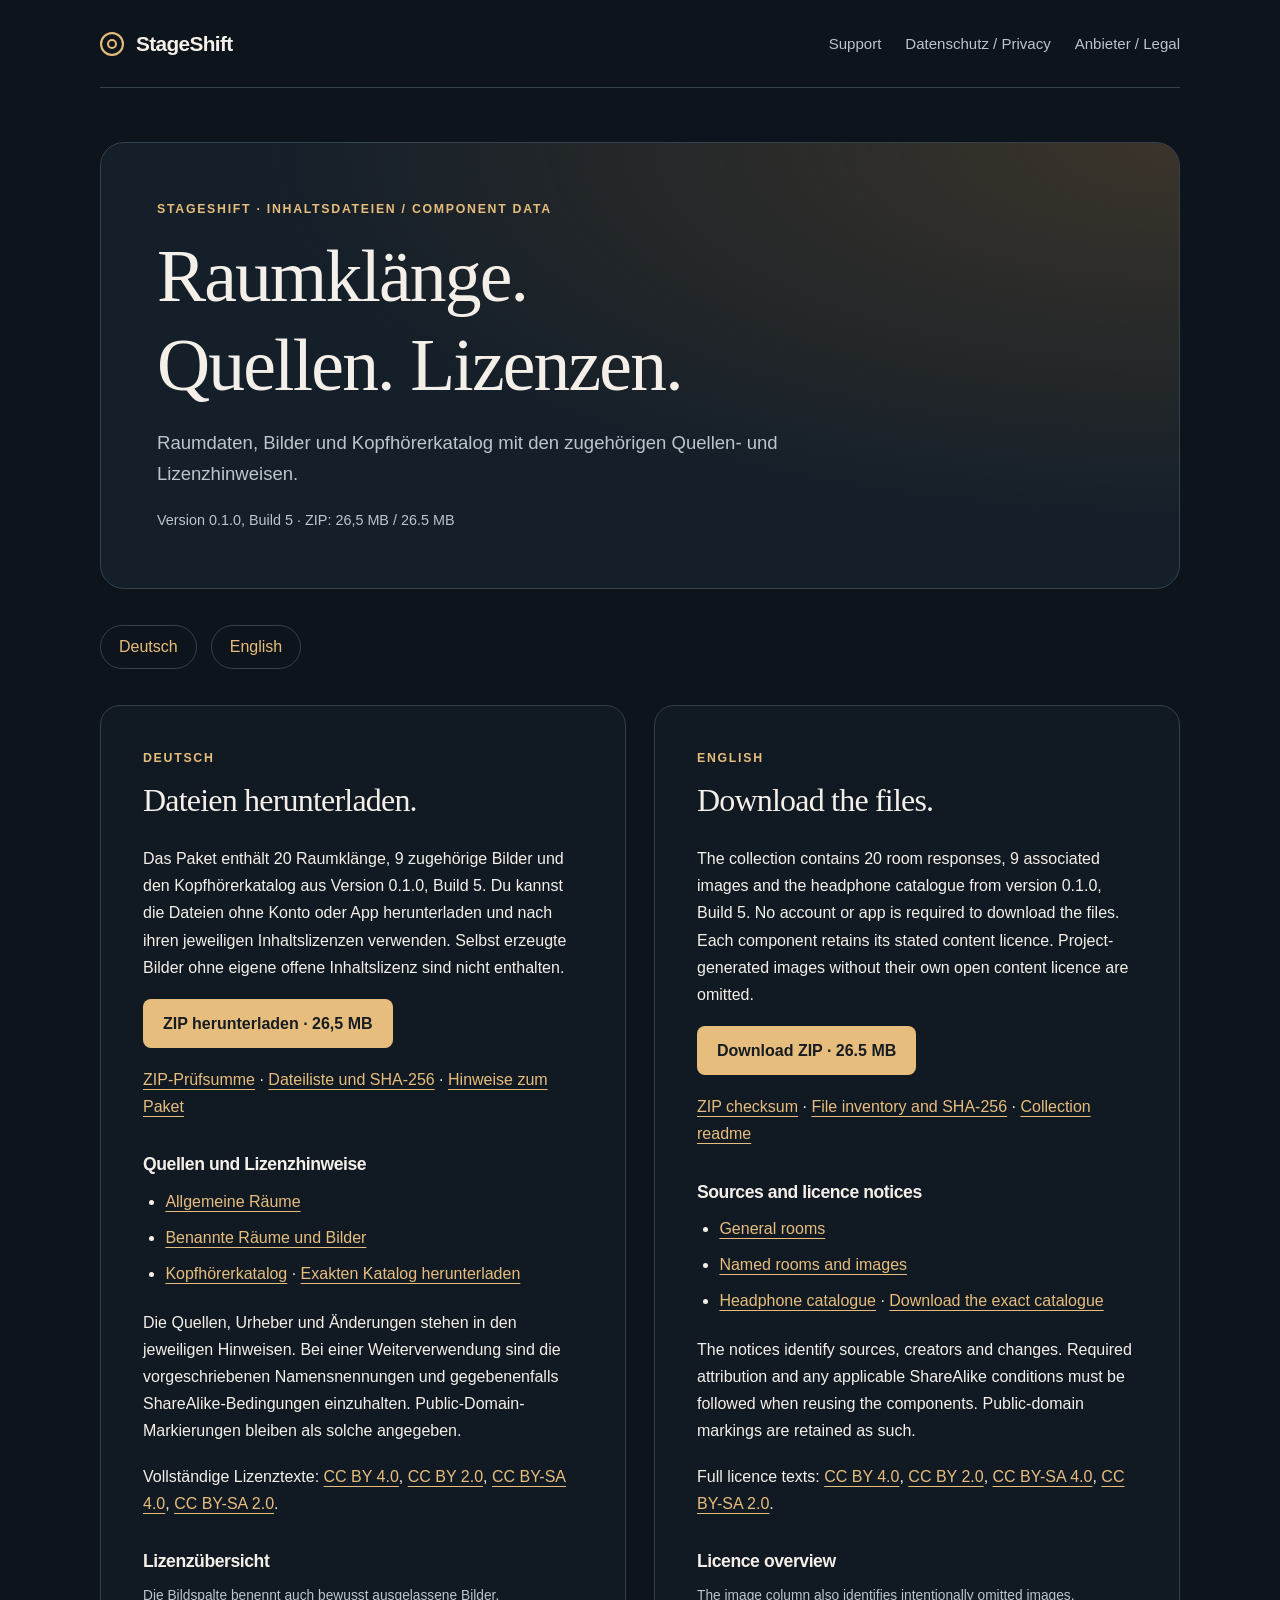
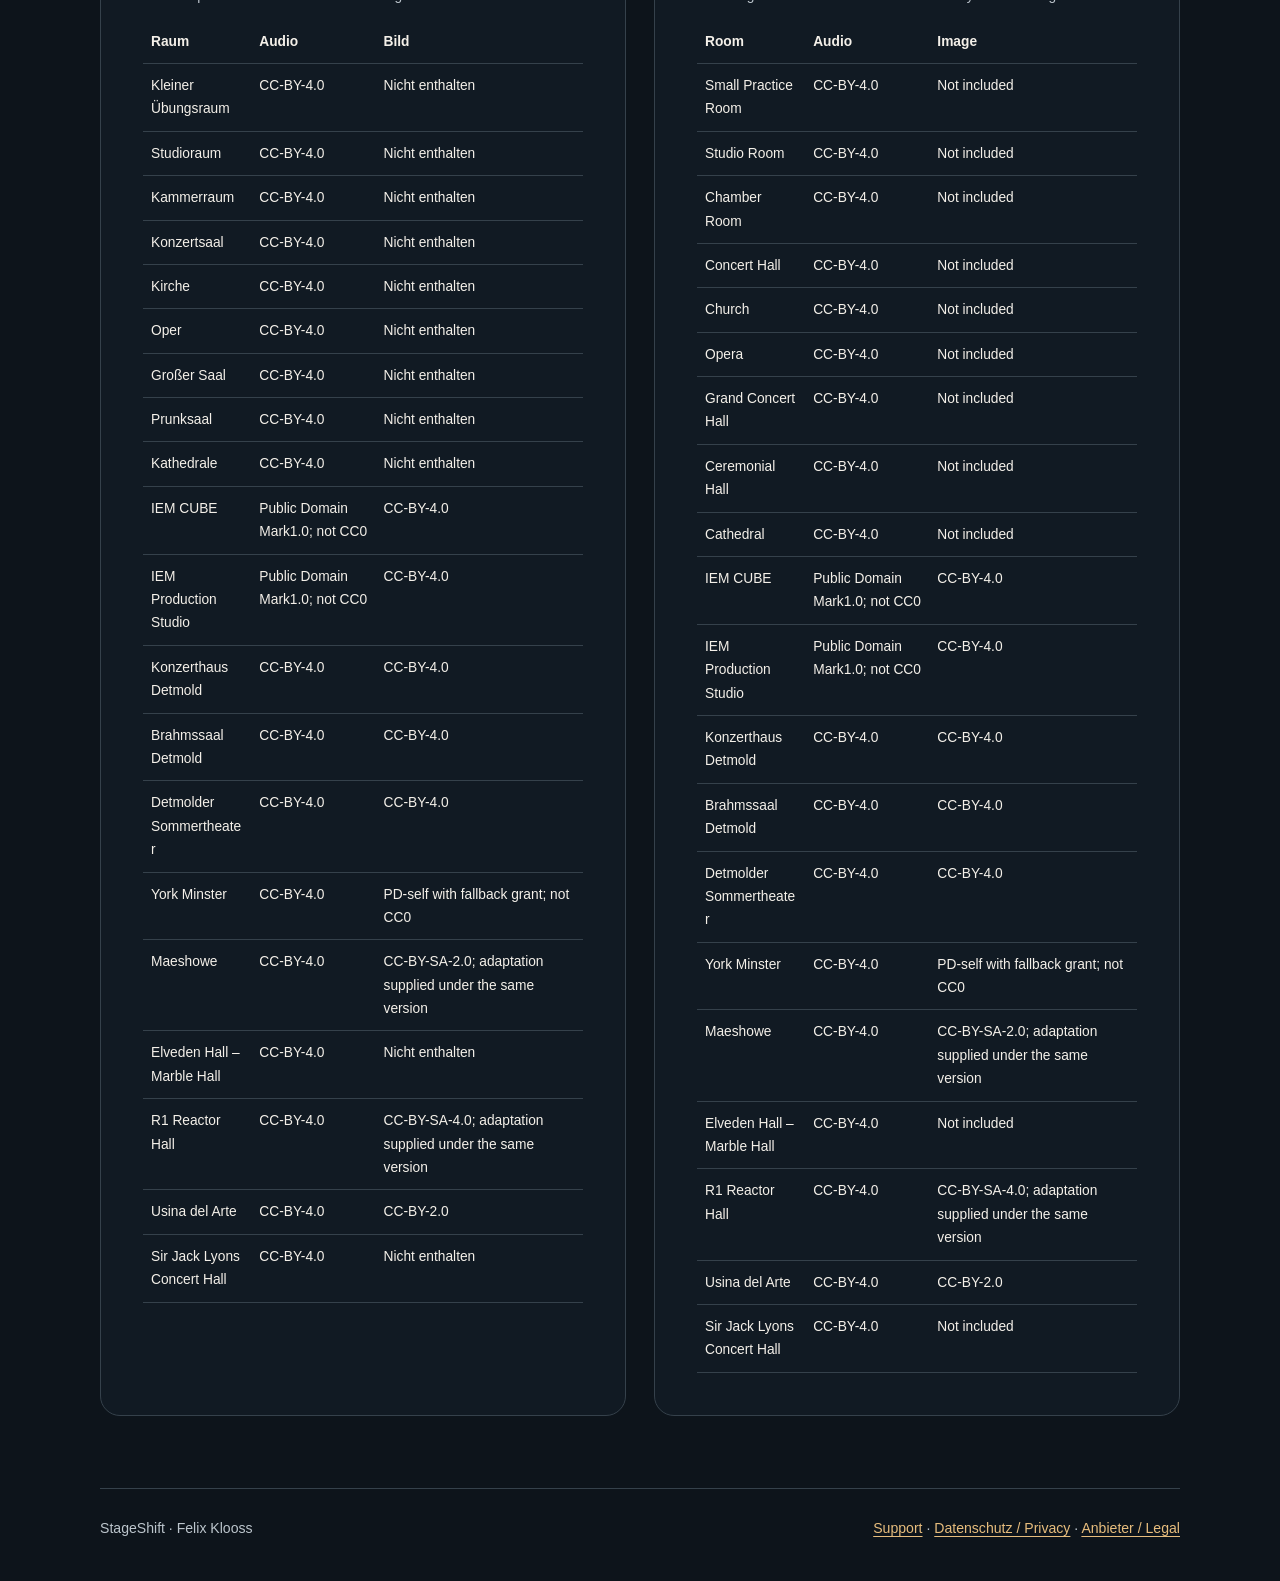
<file: data/build-5/index.html>
<!doctype html>
<html lang="de">
<head>
  <meta charset="utf-8">
  <meta name="viewport" content="width=device-width, initial-scale=1">
  <meta name="description" content="StageShift: frei lizenzierte Raumdaten, Bilder und Kopfhörerkatalog mit vollständigen Quellen- und Lizenzhinweisen.">
  <meta name="referrer" content="no-referrer">
  <title>Inhaltsdateien / Component data · StageShift</title>
  <link rel="stylesheet" href="../../assets/site.css">
  <link rel="icon" href="../../assets/favicon.svg" type="image/svg+xml">
  <style>.component-table { width: 100%; border-collapse: collapse; font-size: .86rem; } .component-table th, .component-table td { padding: 10px 8px; border-bottom: 1px solid var(--border); text-align: left; vertical-align: top; overflow-wrap: anywhere; } .component-table caption { text-align: left; margin-bottom: 12px; color: var(--muted); }</style>
</head>
<body>
  <a class="skip" href="#main">Zum Inhalt / Skip to content</a>
  <header class="header wrap">
    <a class="brand" href="../../" aria-label="StageShift Startseite"><span class="brand-mark" aria-hidden="true"></span>StageShift</a>
    <nav class="nav" aria-label="Seitennavigation / Site navigation"><a href="../../support/">Support</a><a href="../../privacy/">Datenschutz / Privacy</a><a href="../../legal/">Anbieter / Legal</a></nav>
  </header>
  <main class="wrap" id="main">
    <div class="hero"><p class="eyebrow">StageShift · Inhaltsdateien / Component data</p><h1>Raumklänge.<br>Quellen. Lizenzen.</h1><p class="lead">Raumdaten, Bilder und Kopfhörerkatalog mit den zugehörigen Quellen- und Lizenzhinweisen.</p><p class="meta">Version 0.1.0, Build 5 · ZIP: 26,5 MB / 26.5 MB</p></div>
    <nav class="language-nav" aria-label="Sprache / Language"><a href="#de" lang="de">Deutsch</a><a href="#en" lang="en">English</a></nav>
    <div class="columns">
      <article class="article" id="de" lang="de">
        <p class="eyebrow">Deutsch</p><h2>Dateien herunterladen.</h2>
        <p>Das Paket enthält 20 Raumklänge, 9 zugehörige Bilder und den Kopfhörerkatalog aus Version 0.1.0, Build 5. Du kannst die Dateien ohne Konto oder App herunterladen und nach ihren jeweiligen Inhaltslizenzen verwenden. Selbst erzeugte Bilder ohne eigene offene Inhaltslizenz sind nicht enthalten.</p>
        <p><a class="contact" href="StageShift-open-components-0.1.0-build-5.zip" download>ZIP herunterladen · 26,5 MB</a></p>
        <p><a href="StageShift-open-components-0.1.0-build-5.zip.sha256">ZIP-Prüfsumme</a> · <a href="files/manifest.json">Dateiliste und SHA-256</a> · <a href="files/README.md">Hinweise zum Paket</a></p>
        <h3>Quellen und Lizenzhinweise</h3>
        <ul><li><a href="files/generic/LICENSES.md">Allgemeine Räume</a></li><li><a href="files/room_sets/NOTICE.md">Benannte Räume und Bilder</a></li><li><a href="files/opra/NOTICE.md">Kopfhörerkatalog</a> · <a href="files/opra/catalogue.jsonl" download>Exakten Katalog herunterladen</a></li></ul>
        <p>Die Quellen, Urheber und Änderungen stehen in den jeweiligen Hinweisen. Bei einer Weiterverwendung sind die vorgeschriebenen Namensnennungen und gegebenenfalls ShareAlike-Bedingungen einzuhalten. Public-Domain-Markierungen bleiben als solche angegeben.</p>
        <p>Vollständige Lizenztexte: <a href="files/licenses/CC-BY-4.0.txt">CC BY 4.0</a>, <a href="files/licenses/CC-BY-2.0.txt">CC BY 2.0</a>, <a href="files/licenses/CC-BY-SA-4.0.txt">CC BY-SA 4.0</a>, <a href="files/licenses/CC-BY-SA-2.0.txt">CC BY-SA 2.0</a>.</p>
        <h3>Lizenzübersicht</h3><table class="component-table"><caption>Die Bildspalte benennt auch bewusst ausgelassene Bilder.</caption><thead><tr><th scope="col">Raum</th><th scope="col">Audio</th><th scope="col">Bild</th></tr></thead><tbody><tr><td>Kleiner Übungsraum</td><td>CC-BY-4.0</td><td>Nicht enthalten</td></tr>
<tr><td>Studioraum</td><td>CC-BY-4.0</td><td>Nicht enthalten</td></tr>
<tr><td>Kammerraum</td><td>CC-BY-4.0</td><td>Nicht enthalten</td></tr>
<tr><td>Konzertsaal</td><td>CC-BY-4.0</td><td>Nicht enthalten</td></tr>
<tr><td>Kirche</td><td>CC-BY-4.0</td><td>Nicht enthalten</td></tr>
<tr><td>Oper</td><td>CC-BY-4.0</td><td>Nicht enthalten</td></tr>
<tr><td>Großer Saal</td><td>CC-BY-4.0</td><td>Nicht enthalten</td></tr>
<tr><td>Prunksaal</td><td>CC-BY-4.0</td><td>Nicht enthalten</td></tr>
<tr><td>Kathedrale</td><td>CC-BY-4.0</td><td>Nicht enthalten</td></tr>
<tr><td>IEM CUBE</td><td>Public Domain Mark1.0; not CC0</td><td>CC-BY-4.0</td></tr>
<tr><td>IEM Production Studio</td><td>Public Domain Mark1.0; not CC0</td><td>CC-BY-4.0</td></tr>
<tr><td>Konzerthaus Detmold</td><td>CC-BY-4.0</td><td>CC-BY-4.0</td></tr>
<tr><td>Brahmssaal Detmold</td><td>CC-BY-4.0</td><td>CC-BY-4.0</td></tr>
<tr><td>Detmolder Sommertheater</td><td>CC-BY-4.0</td><td>CC-BY-4.0</td></tr>
<tr><td>York Minster</td><td>CC-BY-4.0</td><td>PD-self with fallback grant; not CC0</td></tr>
<tr><td>Maeshowe</td><td>CC-BY-4.0</td><td>CC-BY-SA-2.0; adaptation supplied under the same version</td></tr>
<tr><td>Elveden Hall – Marble Hall</td><td>CC-BY-4.0</td><td>Nicht enthalten</td></tr>
<tr><td>R1 Reactor Hall</td><td>CC-BY-4.0</td><td>CC-BY-SA-4.0; adaptation supplied under the same version</td></tr>
<tr><td>Usina del Arte</td><td>CC-BY-4.0</td><td>CC-BY-2.0</td></tr>
<tr><td>Sir Jack Lyons Concert Hall</td><td>CC-BY-4.0</td><td>Nicht enthalten</td></tr></tbody></table>
      </article>
      <article class="article" id="en" lang="en">
        <p class="eyebrow">English</p><h2>Download the files.</h2>
        <p>The collection contains 20 room responses, 9 associated images and the headphone catalogue from version 0.1.0, Build 5. No account or app is required to download the files. Each component retains its stated content licence. Project-generated images without their own open content licence are omitted.</p>
        <p><a class="contact" href="StageShift-open-components-0.1.0-build-5.zip" download>Download ZIP · 26.5 MB</a></p>
        <p><a href="StageShift-open-components-0.1.0-build-5.zip.sha256">ZIP checksum</a> · <a href="files/manifest.json">File inventory and SHA-256</a> · <a href="files/README.md">Collection readme</a></p>
        <h3>Sources and licence notices</h3>
        <ul><li><a href="files/generic/LICENSES.md">General rooms</a></li><li><a href="files/room_sets/NOTICE.md">Named rooms and images</a></li><li><a href="files/opra/NOTICE.md">Headphone catalogue</a> · <a href="files/opra/catalogue.jsonl" download>Download the exact catalogue</a></li></ul>
        <p>The notices identify sources, creators and changes. Required attribution and any applicable ShareAlike conditions must be followed when reusing the components. Public-domain markings are retained as such.</p>
        <p>Full licence texts: <a href="files/licenses/CC-BY-4.0.txt">CC BY 4.0</a>, <a href="files/licenses/CC-BY-2.0.txt">CC BY 2.0</a>, <a href="files/licenses/CC-BY-SA-4.0.txt">CC BY-SA 4.0</a>, <a href="files/licenses/CC-BY-SA-2.0.txt">CC BY-SA 2.0</a>.</p>
        <h3>Licence overview</h3><table class="component-table"><caption>The image column also identifies intentionally omitted images.</caption><thead><tr><th scope="col">Room</th><th scope="col">Audio</th><th scope="col">Image</th></tr></thead><tbody><tr><td>Small Practice Room</td><td>CC-BY-4.0</td><td>Not included</td></tr>
<tr><td>Studio Room</td><td>CC-BY-4.0</td><td>Not included</td></tr>
<tr><td>Chamber Room</td><td>CC-BY-4.0</td><td>Not included</td></tr>
<tr><td>Concert Hall</td><td>CC-BY-4.0</td><td>Not included</td></tr>
<tr><td>Church</td><td>CC-BY-4.0</td><td>Not included</td></tr>
<tr><td>Opera</td><td>CC-BY-4.0</td><td>Not included</td></tr>
<tr><td>Grand Concert Hall</td><td>CC-BY-4.0</td><td>Not included</td></tr>
<tr><td>Ceremonial Hall</td><td>CC-BY-4.0</td><td>Not included</td></tr>
<tr><td>Cathedral</td><td>CC-BY-4.0</td><td>Not included</td></tr>
<tr><td>IEM CUBE</td><td>Public Domain Mark1.0; not CC0</td><td>CC-BY-4.0</td></tr>
<tr><td>IEM Production Studio</td><td>Public Domain Mark1.0; not CC0</td><td>CC-BY-4.0</td></tr>
<tr><td>Konzerthaus Detmold</td><td>CC-BY-4.0</td><td>CC-BY-4.0</td></tr>
<tr><td>Brahmssaal Detmold</td><td>CC-BY-4.0</td><td>CC-BY-4.0</td></tr>
<tr><td>Detmolder Sommertheater</td><td>CC-BY-4.0</td><td>CC-BY-4.0</td></tr>
<tr><td>York Minster</td><td>CC-BY-4.0</td><td>PD-self with fallback grant; not CC0</td></tr>
<tr><td>Maeshowe</td><td>CC-BY-4.0</td><td>CC-BY-SA-2.0; adaptation supplied under the same version</td></tr>
<tr><td>Elveden Hall – Marble Hall</td><td>CC-BY-4.0</td><td>Not included</td></tr>
<tr><td>R1 Reactor Hall</td><td>CC-BY-4.0</td><td>CC-BY-SA-4.0; adaptation supplied under the same version</td></tr>
<tr><td>Usina del Arte</td><td>CC-BY-4.0</td><td>CC-BY-2.0</td></tr>
<tr><td>Sir Jack Lyons Concert Hall</td><td>CC-BY-4.0</td><td>Not included</td></tr></tbody></table>
      </article>
    </div>
  </main>
  <footer class="footer wrap"><p>StageShift · Felix Klooss</p><p><a href="../../support/">Support</a> · <a href="../../privacy/">Datenschutz / Privacy</a> · <a href="../../legal/">Anbieter / Legal</a></p></footer>
</body>
</html>
</file>
<file: assets/site.css>
:root {
  color-scheme: dark;
  --background: #0d141b;
  --surface: #151f29;
  --surface-soft: #111a23;
  --text: #f4f0e9;
  --muted: #bcc5cc;
  --accent: #e7bd7d;
  --border: #35414b;
  font-family: -apple-system, BlinkMacSystemFont, "Segoe UI", sans-serif;
  line-height: 1.7;
  background: var(--background);
  color: var(--text);
}
* { box-sizing: border-box; }
html { scroll-padding-top: 2rem; }
body { margin: 0; }
a { color: var(--accent); text-underline-offset: .22em; }
a:hover { color: #ffe0ae; }
a:focus-visible, summary:focus-visible { outline: 3px solid var(--accent); outline-offset: 5px; border-radius: 3px; }
.wrap { width: min(1080px, calc(100% - 40px)); margin-inline: auto; }
.skip { position: absolute; left: 20px; top: -80px; z-index: 2; padding: 12px; background: var(--text); color: var(--background); }
.skip:focus { top: 12px; }
.header { display: flex; align-items: center; justify-content: space-between; gap: 24px; padding-block: 26px; border-bottom: 1px solid var(--border); }
.brand { display: inline-flex; align-items: center; gap: 12px; color: var(--text); text-decoration: none; font-size: 1.3rem; font-weight: 650; letter-spacing: -.03em; }
.brand-mark { width: 24px; height: 24px; border: 2px solid var(--accent); border-radius: 50%; box-shadow: inset 0 0 0 5px var(--background), inset 0 0 0 7px var(--accent); }
.nav { display: flex; flex-wrap: wrap; gap: 12px 24px; font-size: .94rem; }
.nav a { color: var(--muted); text-decoration: none; }
.nav a[aria-current="page"] { color: var(--accent); text-decoration: underline; }
main { padding-block: 54px 72px; }
.eyebrow { color: var(--accent); font-size: .77rem; font-weight: 650; letter-spacing: .14em; text-transform: uppercase; margin: 0 0 12px; }
h1, h2, h3 { line-height: 1.2; letter-spacing: -.025em; }
h1 { font-family: Georgia, serif; font-weight: 400; font-size: clamp(2.5rem, 6vw, 4.6rem); margin: 0 0 18px; }
h2 { font-family: Georgia, serif; font-size: 2rem; font-weight: 400; margin: 0 0 26px; }
h3 { font-size: 1.1rem; font-weight: 650; margin: 34px 0 12px; }
p { margin: 0 0 18px; }
ul, ol { padding-left: 1.4rem; margin: 0 0 22px; }
li + li { margin-top: .55rem; }
.lead { font-size: 1.16rem; color: var(--muted); max-width: 720px; }
.hero { background: radial-gradient(ellipse at top right, #3b342a 0, transparent 60%), var(--surface); border: 1px solid var(--border); border-radius: 24px; padding: clamp(26px, 5vw, 56px); margin-bottom: 36px; }
.hero p:last-child { margin-bottom: 0; }
.language-nav { display: flex; gap: 14px; margin: 26px 0 36px; }
.language-nav a { border: 1px solid var(--border); border-radius: 999px; padding: 7px 18px; text-decoration: none; }
.article { max-width: 800px; background: var(--surface-soft); border: 1px solid var(--border); border-radius: 20px; padding: clamp(24px, 4vw, 42px); margin-bottom: 30px; }
.article > :last-child { margin-bottom: 0; }
.columns { display: grid; grid-template-columns: 1fr 1fr; gap: 28px; }
.columns .article { margin-bottom: 0; }
.notice { border-left: 3px solid var(--accent); padding: 16px 20px; background: var(--surface); border-radius: 0 10px 10px 0; margin-block: 24px; }
.notice p:last-child { margin-bottom: 0; }
.contact { display: inline-block; background: var(--accent); color: #161c22; font-weight: 650; padding: 11px 20px; border-radius: 8px; text-decoration: none; overflow-wrap: anywhere; }
.contact:hover { color: #161c22; background: #ffe0ae; }
.meta { color: var(--muted); font-size: .9rem; }
.footer { display: flex; flex-wrap: wrap; justify-content: space-between; gap: 16px 30px; border-top: 1px solid var(--border); padding-block: 28px 40px; color: var(--muted); font-size: .88rem; }
.footer p { margin: 0; }
.footer a { overflow-wrap: anywhere; }
@media (max-width: 680px) {
  .wrap { width: min(100% - 28px, 1080px); }
  .header { align-items: flex-start; flex-direction: column; gap: 18px; padding-block: 20px; }
  .nav { gap: 10px 18px; font-size: .9rem; }
  main { padding-top: 32px; }
  .columns { grid-template-columns: 1fr; }
  .article, .hero { border-radius: 16px; }
}
@media print {
  :root { color-scheme: light; background: white; color: black; }
  .hero, .article, .notice { background: white; border-color: #aaa; }
  a, .lead, .meta, .footer, .eyebrow { color: #333; }
  .skip, .language-nav { display: none; }
  .columns { display: block; }
}
</file>
